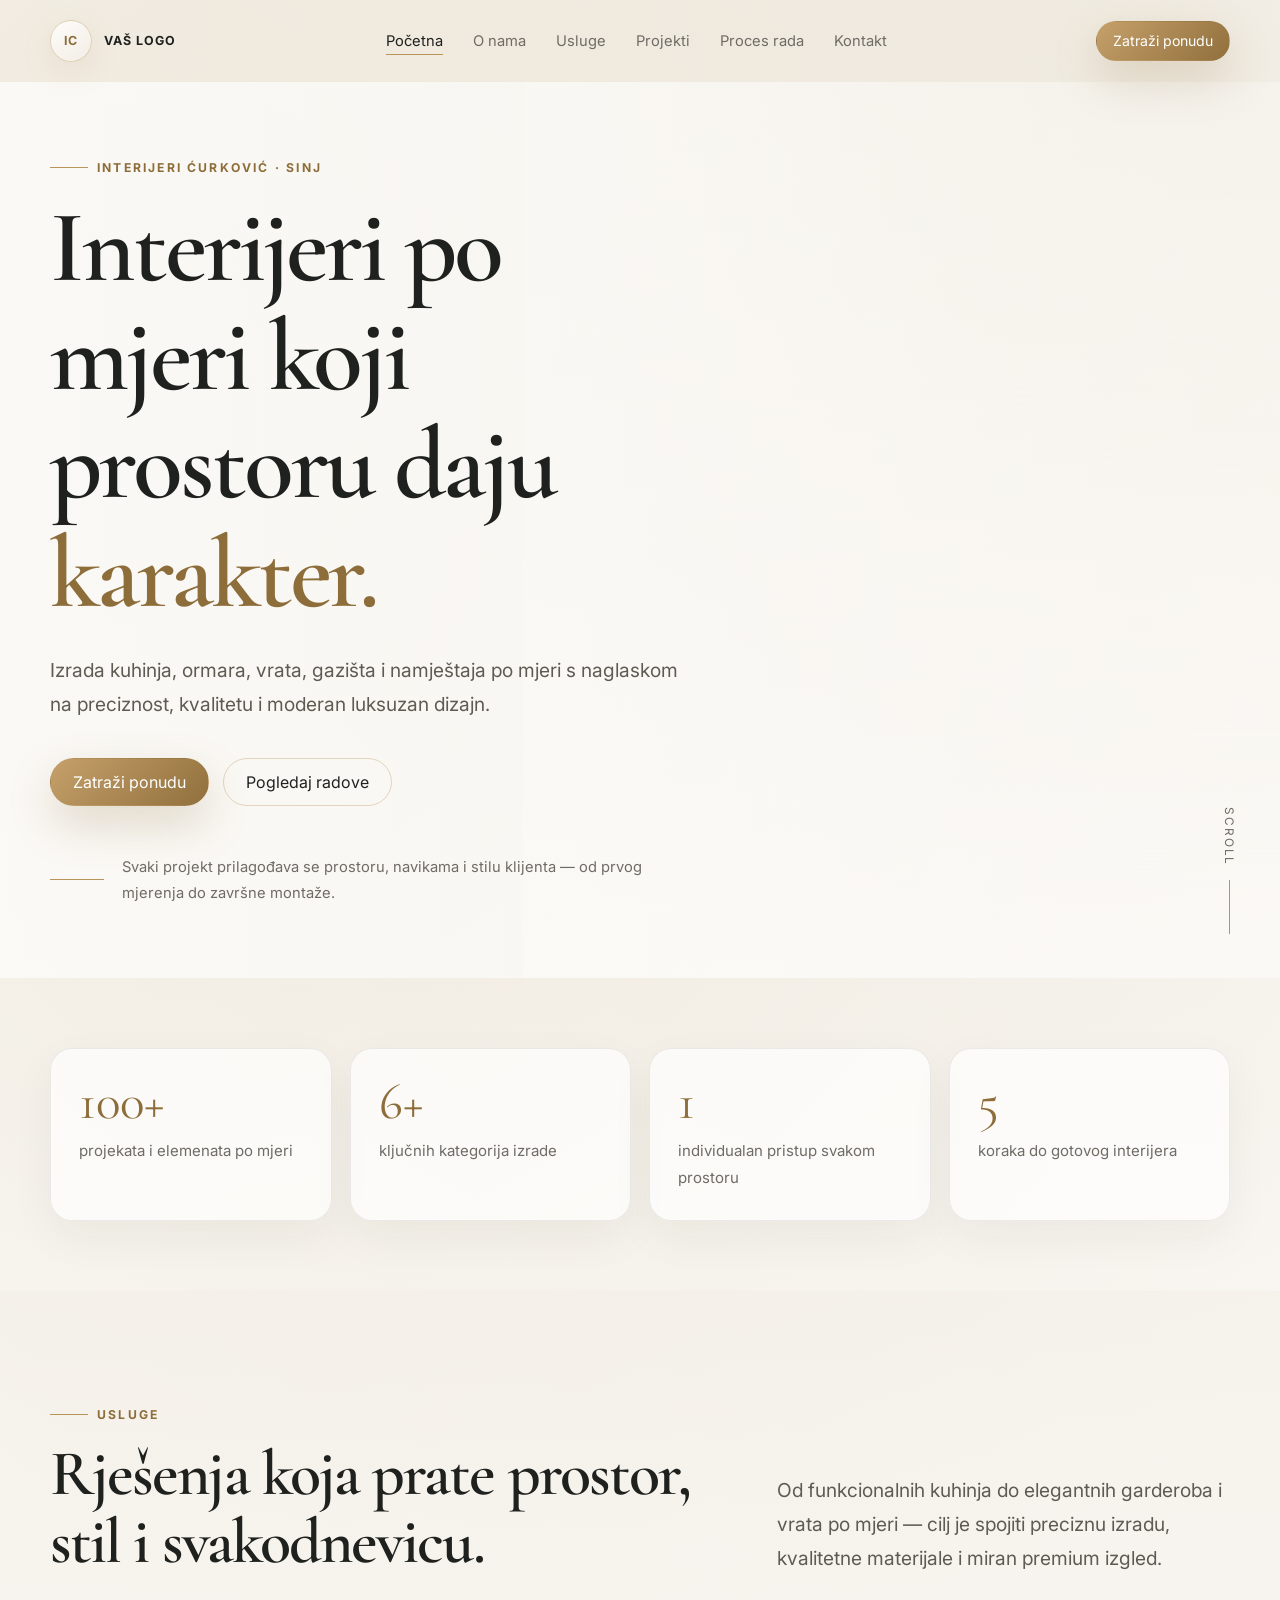
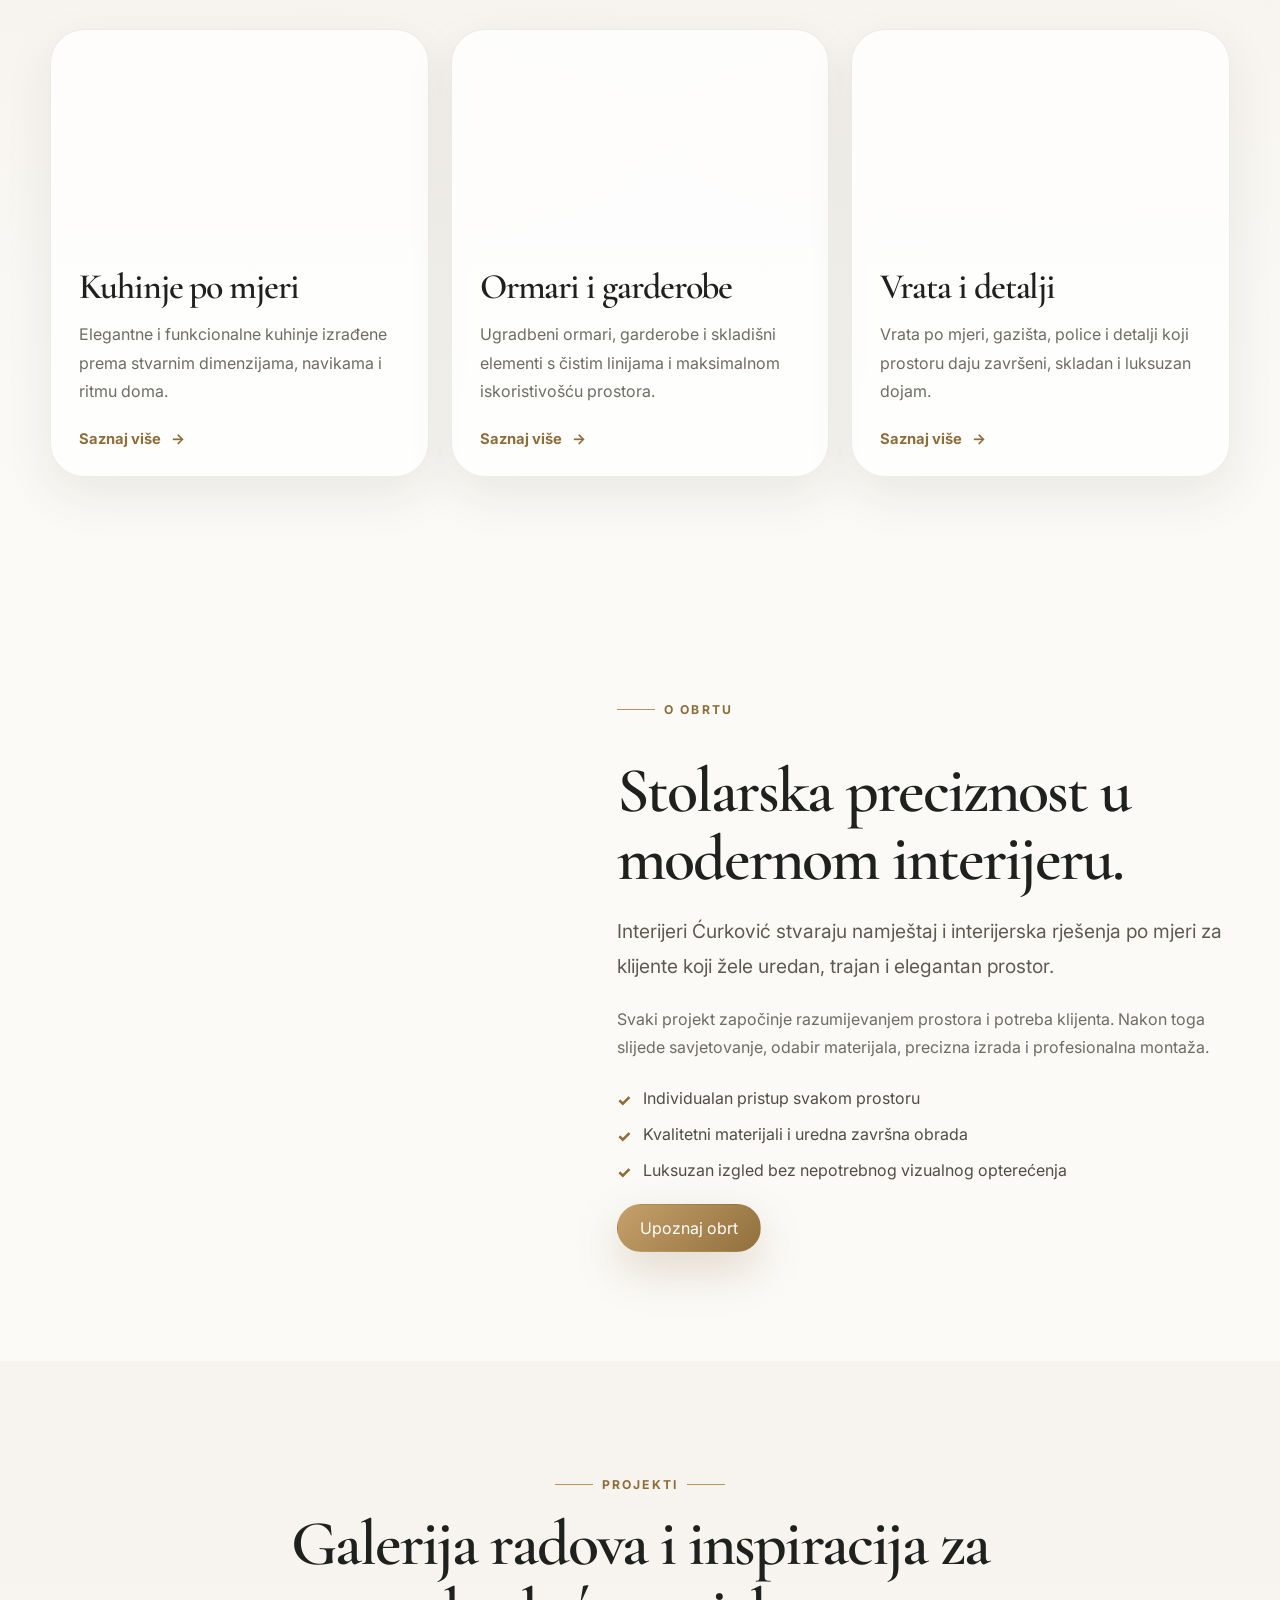
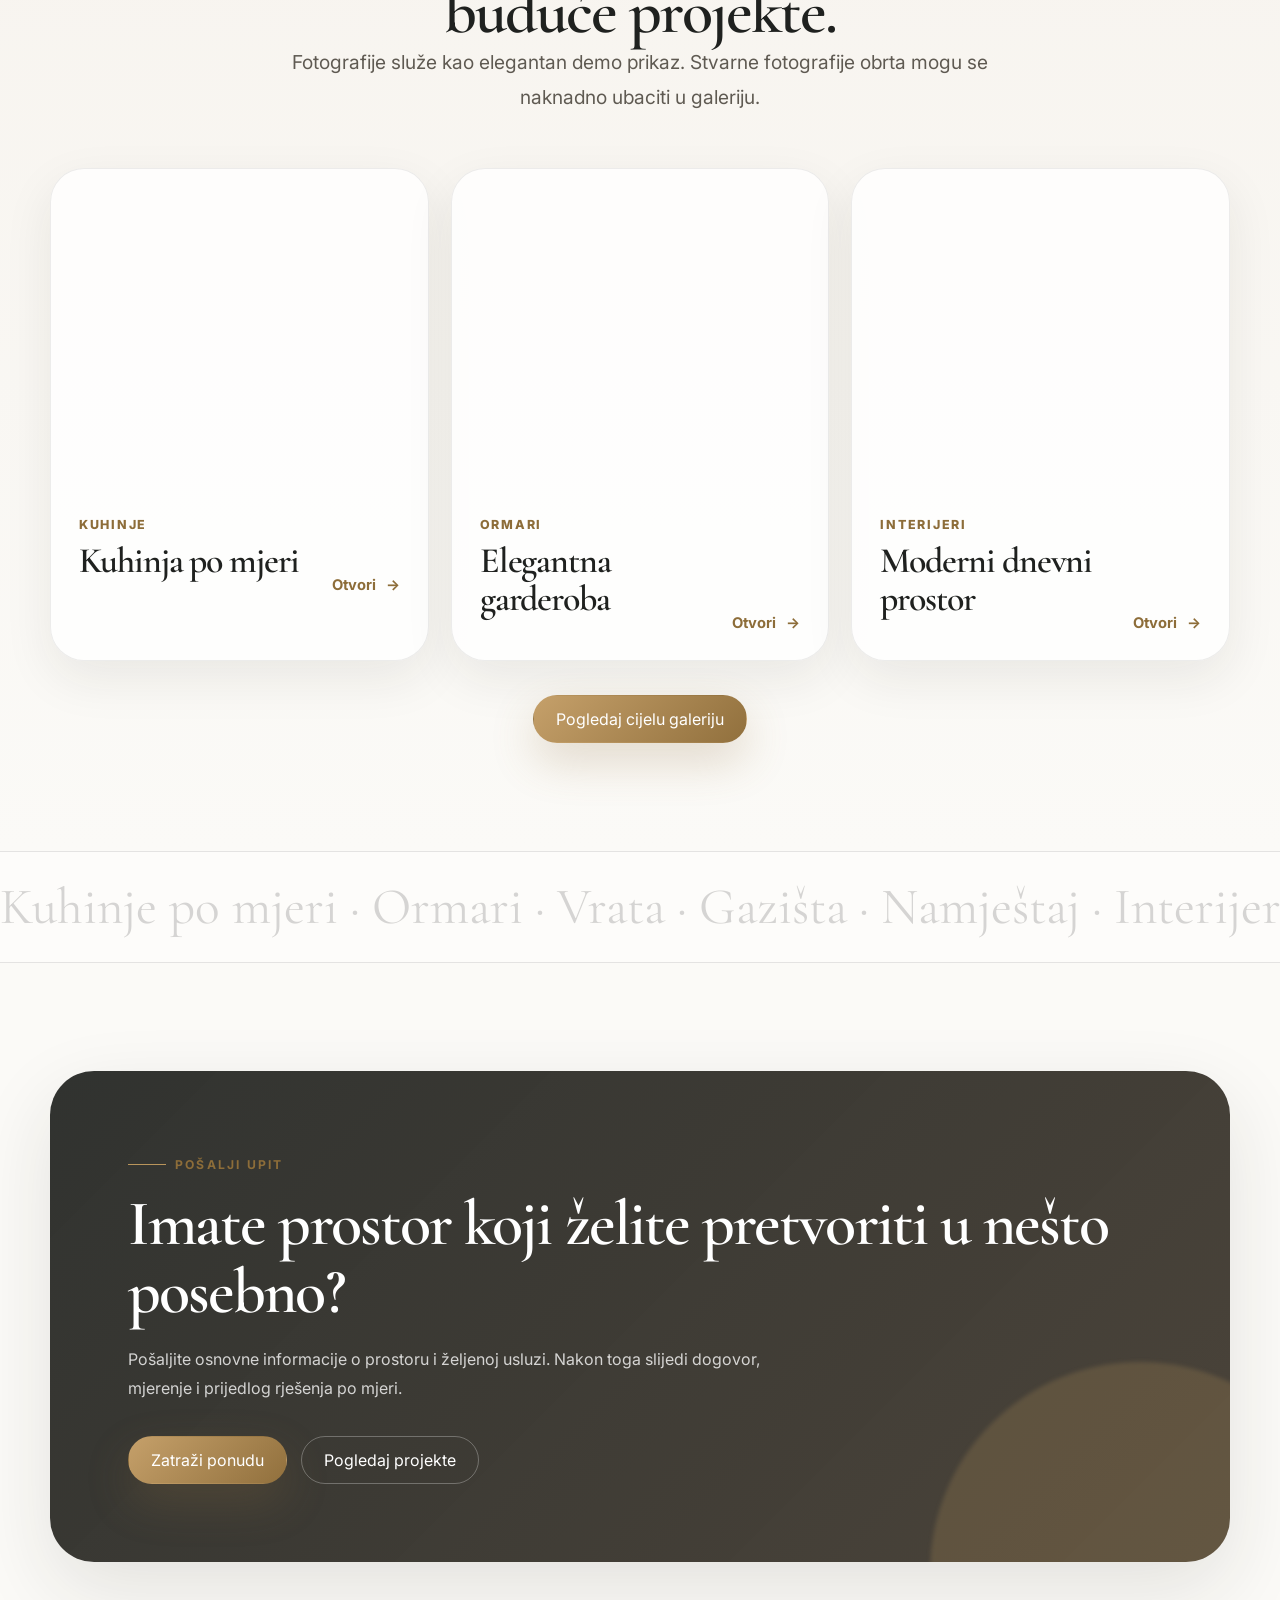
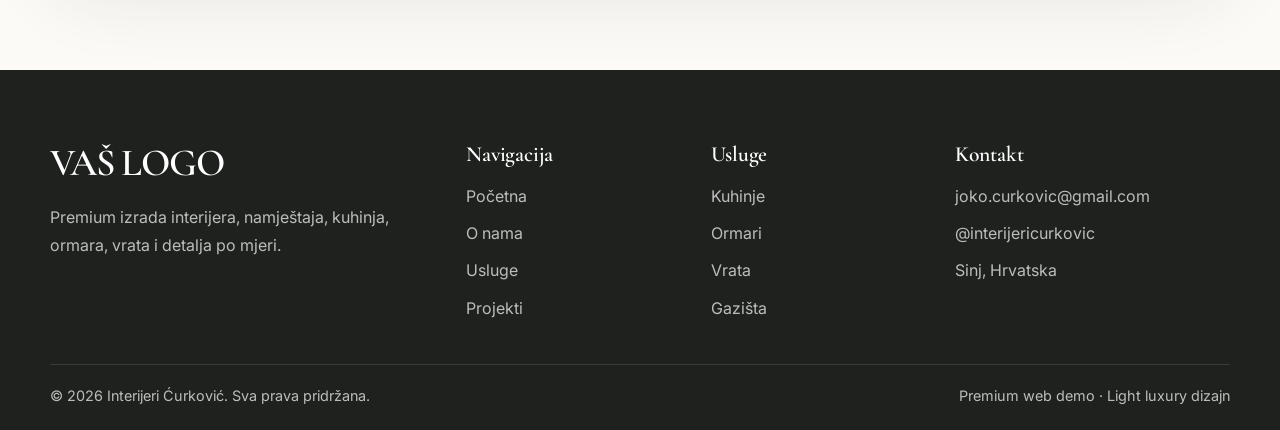
<file: index.html>
<!DOCTYPE html>
<html lang="hr">
<head>
  <meta charset="UTF-8" />
  <meta name="viewport" content="width=device-width, initial-scale=1.0" />
  <title>Interijeri Ćurković | Interijeri po mjeri</title>
  <meta name="description" content="Interijeri Ćurković - izrada kuhinja, ormara, vrata, gazišta i namještaja po mjeri. Sinj, Hrvatska." />
  <link rel="preconnect" href="https://fonts.googleapis.com">
  <link rel="preconnect" href="https://fonts.gstatic.com" crossorigin>
  <link href="https://fonts.googleapis.com/css2?family=Cormorant+Garamond:wght@500;600;700&family=Inter:wght@400;500;600;700;800&display=swap" rel="stylesheet">
  <link rel="stylesheet" href="styles.css" />
</head>
<body>
  <div class="preloader"><div class="preloader-mark"></div></div>

  <header class="navbar">
    <div class="nav-inner">
      <a href="index.html" class="logo" aria-label="Interijeri Ćurković početna">
        <span class="logo-mark">IC</span>
        <span>VAŠ LOGO</span>
      </a>
      <nav class="nav-links" aria-label="Glavna navigacija">
        <a href="index.html">Početna</a>
        <a href="o-nama.html">O nama</a>
        <a href="usluge.html">Usluge</a>
        <a href="projekti.html">Projekti</a>
        <a href="proces.html">Proces rada</a>
        <a href="kontakt.html">Kontakt</a>
      </nav>
      <div class="nav-cta">
        <a href="kontakt.html" class="btn small primary">Zatraži ponudu</a>
        <button class="menu-toggle" aria-label="Otvori izbornik">
          <span></span><span></span><span></span>
        </button>
      </div>
    </div>
  </header>

  <main>
    <section class="hero" style="--hero-img: url('https://images.unsplash.com/photo-1556912167-f556f1f39fdf?auto=format&fit=crop&w=1800&q=80');">
      <div class="hero-bg"></div>
      <div class="container hero-grid">
        <div class="hero-content reveal">
          <span class="eyebrow">Interijeri Ćurković · Sinj</span>
          <h1>Interijeri po mjeri koji prostoru daju <span>karakter.</span></h1>
          <p class="lead">Izrada kuhinja, ormara, vrata, gazišta i namještaja po mjeri s naglaskom na preciznost, kvalitetu i moderan luksuzan dizajn.</p>
          <div class="hero-actions">
            <a href="kontakt.html" class="btn primary">Zatraži ponudu</a>
            <a href="projekti.html" class="btn ghost">Pogledaj radove</a>
          </div>
          <div class="hero-note">
            <span class="line"></span>
            <p>Svaki projekt prilagođava se prostoru, navikama i stilu klijenta — od prvog mjerenja do završne montaže.</p>
          </div>
        </div>
      </div>
      <div class="scroll-indicator">Scroll</div>
    </section>

    <section class="section tight">
      <div class="container stats-grid">
        <div class="stat-card reveal"><div class="stat-number" data-count="100" data-suffix="+">0</div><p>projekata i elemenata po mjeri</p></div>
        <div class="stat-card reveal delay-1"><div class="stat-number" data-count="6" data-suffix="+">0</div><p>ključnih kategorija izrade</p></div>
        <div class="stat-card reveal delay-2"><div class="stat-number" data-count="1">0</div><p>individualan pristup svakom prostoru</p></div>
        <div class="stat-card reveal delay-3"><div class="stat-number" data-count="5">0</div><p>koraka do gotovog interijera</p></div>
      </div>
    </section>

    <section class="section alt">
      <div class="container">
        <div class="section-head">
          <div class="reveal">
            <span class="eyebrow">Usluge</span>
            <h2>Rješenja koja prate prostor, stil i svakodnevicu.</h2>
          </div>
          <p class="lead reveal delay-1">Od funkcionalnih kuhinja do elegantnih garderoba i vrata po mjeri — cilj je spojiti preciznu izradu, kvalitetne materijale i miran premium izgled.</p>
        </div>
        <div class="grid-3">
          <article class="service-card reveal" style="--img:url('https://images.unsplash.com/photo-1600489000022-c2086d79f9d4?auto=format&fit=crop&w=900&q=80')">
            <div class="service-img"></div>
            <div class="card-content"><h3>Kuhinje po mjeri</h3><p>Elegantne i funkcionalne kuhinje izrađene prema stvarnim dimenzijama, navikama i ritmu doma.</p><a class="card-link" href="usluge.html">Saznaj više</a></div>
          </article>
          <article class="service-card reveal delay-1" style="--img:url('https://images.unsplash.com/photo-1616594039964-ae9021a400a0?auto=format&fit=crop&w=900&q=80')">
            <div class="service-img"></div>
            <div class="card-content"><h3>Ormari i garderobe</h3><p>Ugradbeni ormari, garderobe i skladišni elementi s čistim linijama i maksimalnom iskoristivošću prostora.</p><a class="card-link" href="usluge.html">Saznaj više</a></div>
          </article>
          <article class="service-card reveal delay-2" style="--img:url('https://images.unsplash.com/photo-1600566753190-17f0baa2a6c3?auto=format&fit=crop&w=900&q=80')">
            <div class="service-img"></div>
            <div class="card-content"><h3>Vrata i detalji</h3><p>Vrata po mjeri, gazišta, police i detalji koji prostoru daju završeni, skladan i luksuzan dojam.</p><a class="card-link" href="usluge.html">Saznaj više</a></div>
          </article>
        </div>
      </div>
    </section>

    <section class="section">
      <div class="container split">
        <div class="split-media image-reveal" style="--img:url('https://images.unsplash.com/photo-1600607687939-ce8a6c25118c?auto=format&fit=crop&w=1100&q=80')">
          <div class="float-card">
            <strong>Preciznost u svakom detalju</strong>
            <p>Od mjerenja do montaže, svaki element je usklađen s prostorom.</p>
          </div>
        </div>
        <div class="text-stack reveal delay-1">
          <span class="eyebrow">O obrtu</span>
          <h2>Stolarska preciznost u modernom interijeru.</h2>
          <p class="lead">Interijeri Ćurković stvaraju namještaj i interijerska rješenja po mjeri za klijente koji žele uredan, trajan i elegantan prostor.</p>
          <p>Svaki projekt započinje razumijevanjem prostora i potreba klijenta. Nakon toga slijede savjetovanje, odabir materijala, precizna izrada i profesionalna montaža.</p>
          <div class="check-list">
            <div class="check-item">Individualan pristup svakom prostoru</div>
            <div class="check-item">Kvalitetni materijali i uredna završna obrada</div>
            <div class="check-item">Luksuzan izgled bez nepotrebnog vizualnog opterećenja</div>
          </div>
          <a href="o-nama.html" class="btn primary">Upoznaj obrt</a>
        </div>
      </div>
    </section>

    <section class="section alt">
      <div class="container">
        <div class="section-head center reveal">
          <span class="eyebrow">Projekti</span>
          <h2>Galerija radova i inspiracija za buduće projekte.</h2>
          <p class="lead">Fotografije služe kao elegantan demo prikaz. Stvarne fotografije obrta mogu se naknadno ubaciti u galeriju.</p>
        </div>
        <div class="grid-3">
          <article class="project-card reveal" data-lightbox data-image="https://images.unsplash.com/photo-1556912172-45b7abe8b7e1?auto=format&fit=crop&w=1400&q=80" data-title="Kuhinja po mjeri" data-label="Kuhinje">
            <div class="project-img" style="--img:url('https://images.unsplash.com/photo-1556912172-45b7abe8b7e1?auto=format&fit=crop&w=900&q=80')"></div>
            <div class="card-content"><div><span class="project-meta">Kuhinje</span><h3>Kuhinja po mjeri</h3></div><a class="card-link">Otvori</a></div>
          </article>
          <article class="project-card reveal delay-1" data-lightbox data-image="https://images.unsplash.com/photo-1600585152220-90363fe7e115?auto=format&fit=crop&w=1400&q=80" data-title="Elegantna garderoba" data-label="Ormari">
            <div class="project-img" style="--img:url('https://images.unsplash.com/photo-1600585152220-90363fe7e115?auto=format&fit=crop&w=900&q=80')"></div>
            <div class="card-content"><div><span class="project-meta">Ormari</span><h3>Elegantna garderoba</h3></div><a class="card-link">Otvori</a></div>
          </article>
          <article class="project-card reveal delay-2" data-lightbox data-image="https://images.unsplash.com/photo-1600607687920-4e2a09cf159d?auto=format&fit=crop&w=1400&q=80" data-title="Moderni dnevni prostor" data-label="Interijeri">
            <div class="project-img" style="--img:url('https://images.unsplash.com/photo-1600607687920-4e2a09cf159d?auto=format&fit=crop&w=900&q=80')"></div>
            <div class="card-content"><div><span class="project-meta">Interijeri</span><h3>Moderni dnevni prostor</h3></div><a class="card-link">Otvori</a></div>
          </article>
        </div>
        <div style="text-align:center;margin-top:34px" class="reveal"><a href="projekti.html" class="btn primary">Pogledaj cijelu galeriju</a></div>
      </div>
    </section>

    <section class="marquee" aria-hidden="true">
      <div class="marquee-track">
        <span>Kuhinje po mjeri · Ormari · Vrata · Gazišta · Namještaj · Interijeri ·</span>
        <span>Kuhinje po mjeri · Ormari · Vrata · Gazišta · Namještaj · Interijeri ·</span>
      </div>
    </section>

    <section class="section">
      <div class="container">
        <div class="cta-band reveal">
          <span class="eyebrow">Pošalji upit</span>
          <h2>Imate prostor koji želite pretvoriti u nešto posebno?</h2>
          <p>Pošaljite osnovne informacije o prostoru i željenoj usluzi. Nakon toga slijedi dogovor, mjerenje i prijedlog rješenja po mjeri.</p>
          <div class="cta-actions">
            <a href="kontakt.html" class="btn primary">Zatraži ponudu</a>
            <a href="projekti.html" class="btn ghost">Pogledaj projekte</a>
          </div>
        </div>
      </div>
    </section>
  </main>

  <footer class="footer">
    <div class="container">
      <div class="footer-grid">
        <div><h3>VAŠ LOGO</h3><p>Premium izrada interijera, namještaja, kuhinja, ormara, vrata i detalja po mjeri.</p></div>
        <div><h4>Navigacija</h4><div class="footer-links"><a href="index.html">Početna</a><a href="o-nama.html">O nama</a><a href="usluge.html">Usluge</a><a href="projekti.html">Projekti</a></div></div>
        <div><h4>Usluge</h4><div class="footer-links"><a href="usluge.html">Kuhinje</a><a href="usluge.html">Ormari</a><a href="usluge.html">Vrata</a><a href="usluge.html">Gazišta</a></div></div>
        <div><h4>Kontakt</h4><div class="footer-links"><a href="mailto:joko.curkovic@gmail.com">joko.curkovic@gmail.com</a><a href="https://www.instagram.com/interijericurkovic/" target="_blank" rel="noreferrer">@interijericurkovic</a><span>Sinj, Hrvatska</span></div></div>
      </div>
      <div class="footer-bottom"><span>© 2026 Interijeri Ćurković. Sva prava pridržana.</span><span>Premium web demo · Light luxury dizajn</span></div>
    </div>
  </footer>

  <div class="lightbox" aria-label="Pregled fotografije">
    <div class="lightbox-content">
      <div class="lightbox-img"></div>
      <div class="lightbox-info"><div><span class="project-meta lightbox-category">Projekt</span><h3 class="lightbox-title">Naziv projekta</h3></div><button class="lightbox-close" aria-label="Zatvori">×</button></div>
    </div>
  </div>

  <script src="script.js"></script>
</body>
</html>
</file>
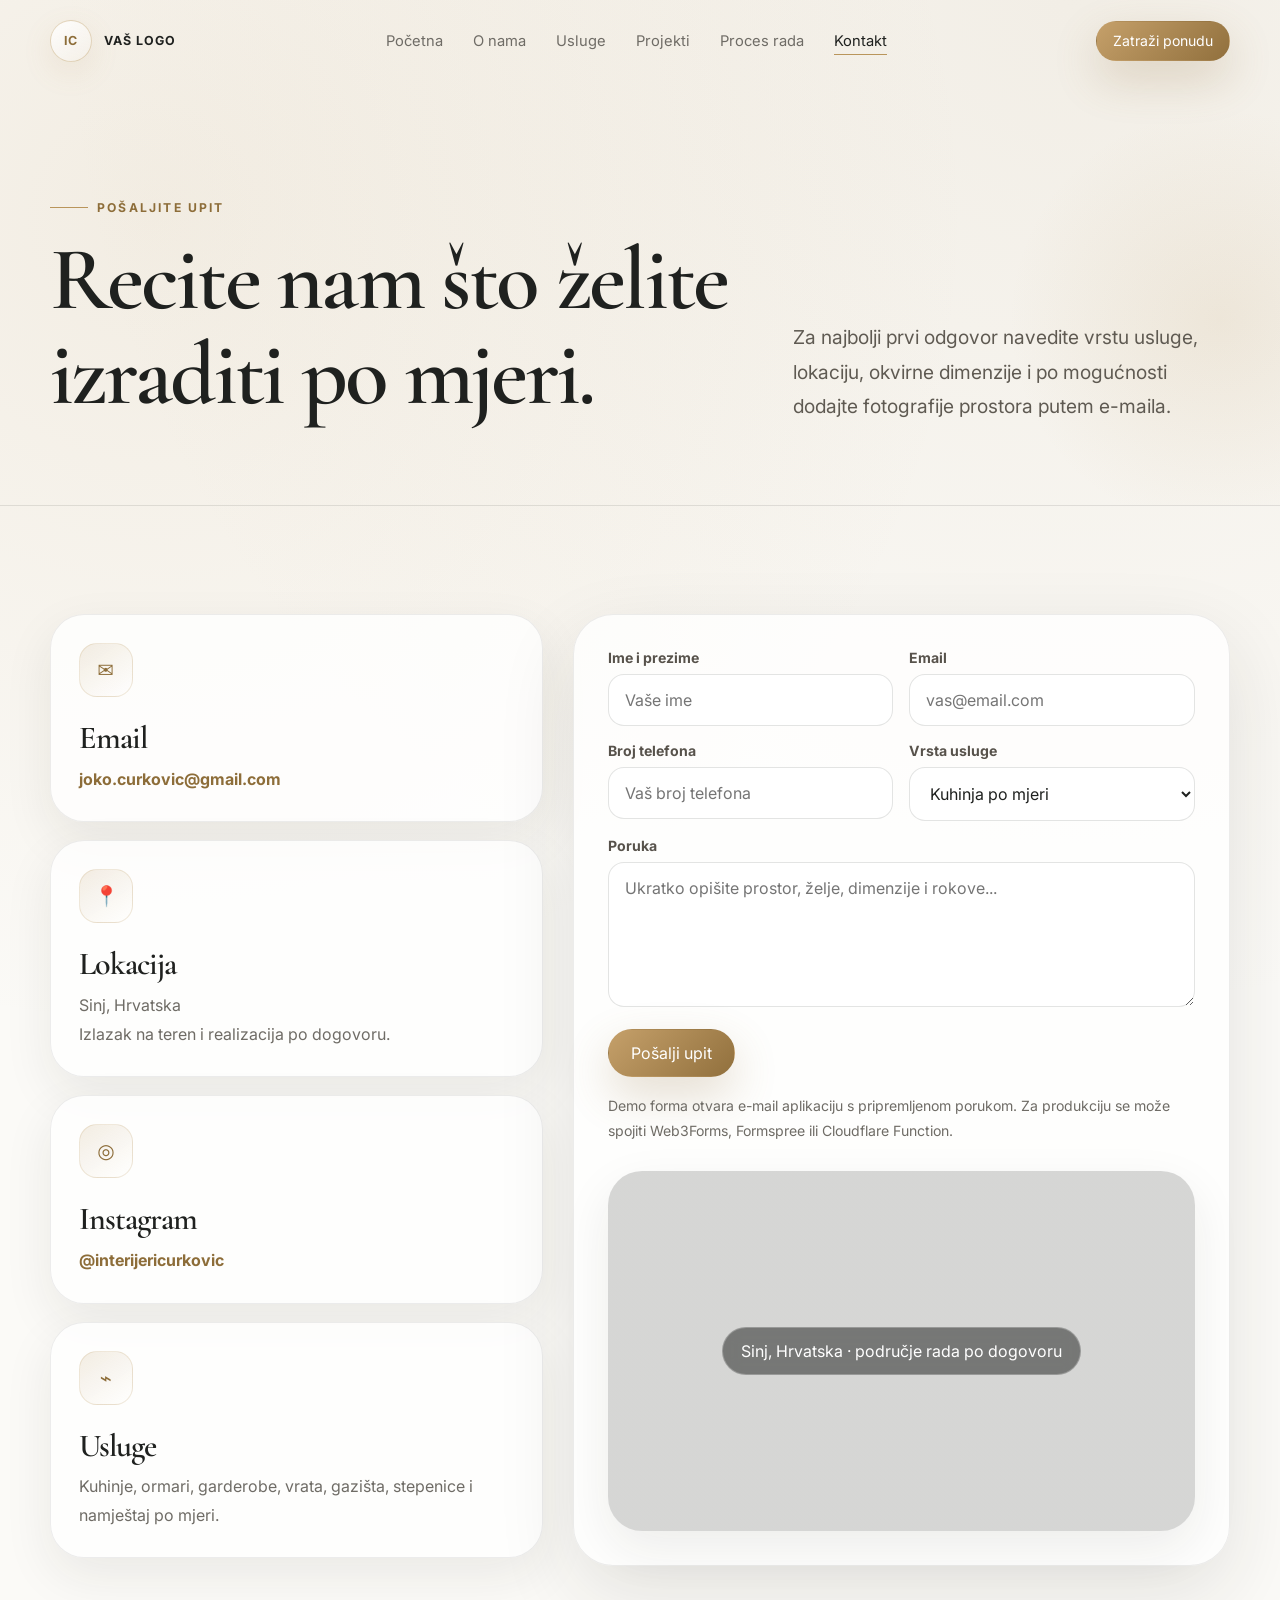
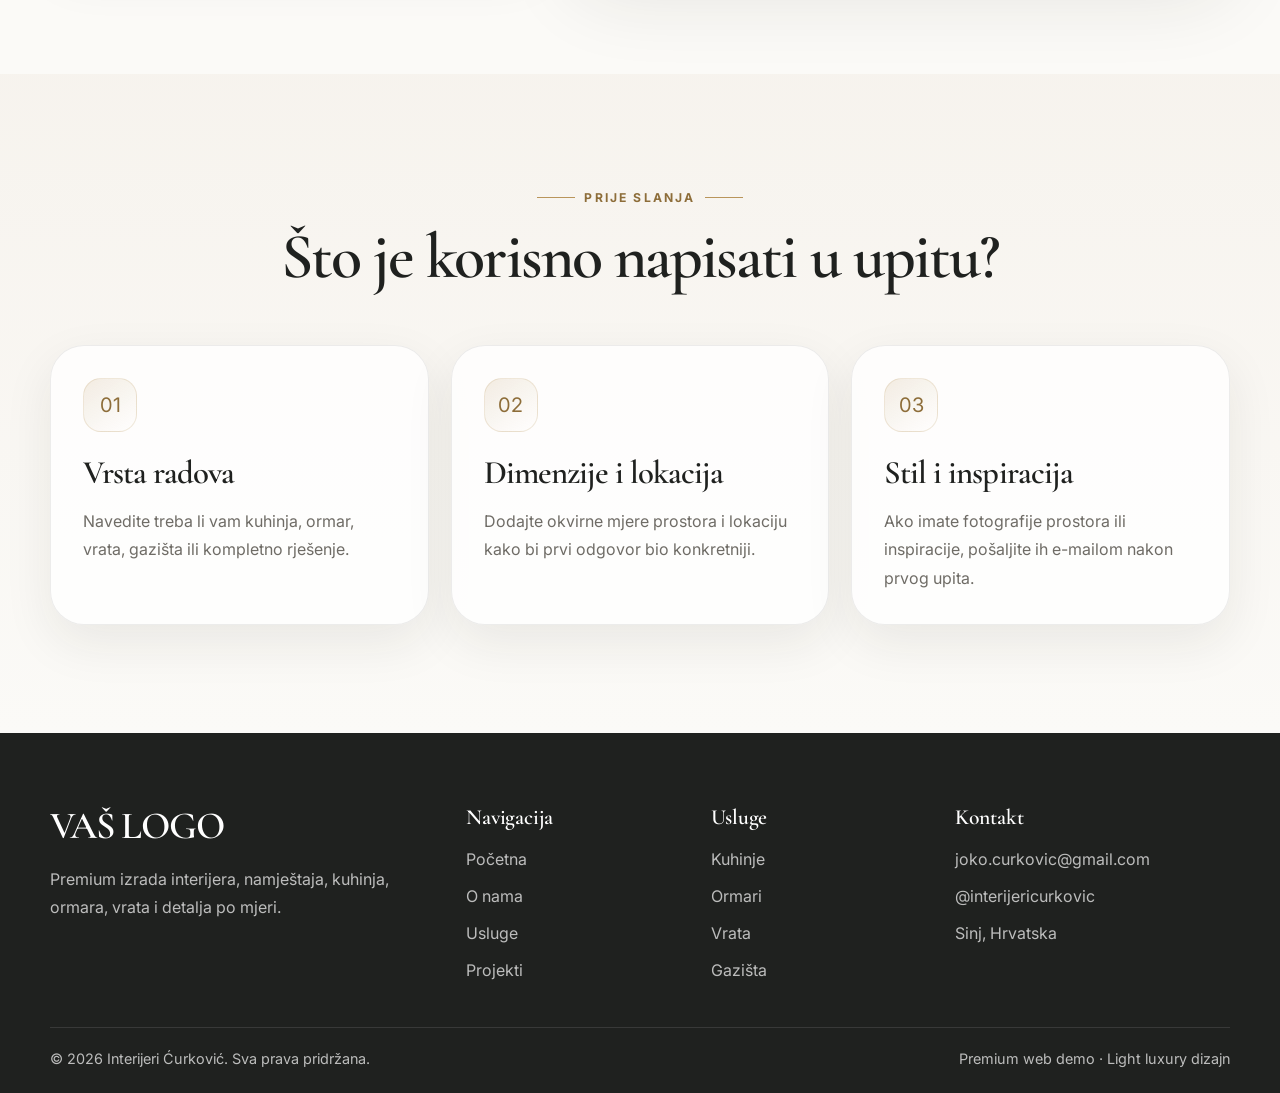
<file: kontakt.html>
<!DOCTYPE html>
<html lang="hr">
<head>
  <meta charset="UTF-8" />
  <meta name="viewport" content="width=device-width, initial-scale=1.0" />
  <title>Kontakt | Interijeri Ćurković</title>
  <meta name="description" content="Kontaktirajte Interijeri Ćurković za kuhinje, ormare, vrata, gazišta i namještaj po mjeri." />
  <link rel="preconnect" href="https://fonts.googleapis.com">
  <link rel="preconnect" href="https://fonts.gstatic.com" crossorigin>
  <link href="https://fonts.googleapis.com/css2?family=Cormorant+Garamond:wght@500;600;700&family=Inter:wght@400;500;600;700;800&display=swap" rel="stylesheet">
  <link rel="stylesheet" href="styles.css" />
</head>
<body>
  <div class="preloader"><div class="preloader-mark"></div></div>
  <header class="navbar"><div class="nav-inner"><a href="index.html" class="logo"><span class="logo-mark">IC</span><span>VAŠ LOGO</span></a><nav class="nav-links"><a href="index.html">Početna</a><a href="o-nama.html">O nama</a><a href="usluge.html">Usluge</a><a href="projekti.html">Projekti</a><a href="proces.html">Proces rada</a><a href="kontakt.html">Kontakt</a></nav><div class="nav-cta"><a href="kontakt.html" class="btn small primary">Zatraži ponudu</a><button class="menu-toggle" aria-label="Otvori izbornik"><span></span><span></span><span></span></button></div></div></header>

  <main>
    <section class="page-hero">
      <div class="container page-hero-grid">
        <div class="reveal">
          <span class="eyebrow">Pošaljite upit</span>
          <h1>Recite nam što želite izraditi po mjeri.</h1>
        </div>
        <p class="lead reveal delay-1">Za najbolji prvi odgovor navedite vrstu usluge, lokaciju, okvirne dimenzije i po mogućnosti dodajte fotografije prostora putem e-maila.</p>
      </div>
    </section>

    <section class="section">
      <div class="container contact-layout">
        <aside class="contact-stack reveal">
          <div class="contact-card"><div class="icon-chip">✉</div><h3>Email</h3><p><a href="mailto:joko.curkovic@gmail.com">joko.curkovic@gmail.com</a></p></div>
          <div class="contact-card"><div class="icon-chip">📍</div><h3>Lokacija</h3><p>Sinj, Hrvatska<br>Izlazak na teren i realizacija po dogovoru.</p></div>
          <div class="contact-card"><div class="icon-chip">◎</div><h3>Instagram</h3><p><a href="https://www.instagram.com/interijericurkovic/" target="_blank" rel="noreferrer">@interijericurkovic</a></p></div>
          <div class="contact-card"><div class="icon-chip">⌁</div><h3>Usluge</h3><p>Kuhinje, ormari, garderobe, vrata, gazišta, stepenice i namještaj po mjeri.</p></div>
        </aside>

        <div class="form-panel reveal delay-1">
          <form class="inquiry-form">
            <div class="form-grid">
              <div class="form-field"><label for="name">Ime i prezime</label><input id="name" name="name" type="text" placeholder="Vaše ime" required></div>
              <div class="form-field"><label for="email">Email</label><input id="email" name="email" type="email" placeholder="vas@email.com" required></div>
              <div class="form-field"><label for="phone">Broj telefona</label><input id="phone" name="phone" type="tel" placeholder="Vaš broj telefona"></div>
              <div class="form-field"><label for="service">Vrsta usluge</label><select id="service" name="service"><option value="Kuhinja po mjeri">Kuhinja po mjeri</option><option value="Ugradbeni ormar / garderoba">Ugradbeni ormar / garderoba</option><option value="Vrata po mjeri">Vrata po mjeri</option><option value="Gazišta / stepenice">Gazišta / stepenice</option><option value="Namještaj po mjeri">Namještaj po mjeri</option><option value="Kompletno interijersko rješenje">Kompletno interijersko rješenje</option></select></div>
              <div class="form-field full"><label for="message">Poruka</label><textarea id="message" name="message" placeholder="Ukratko opišite prostor, želje, dimenzije i rokove..." required></textarea></div>
            </div>
            <button class="btn primary" type="submit" style="margin-top:18px">Pošalji upit</button>
            <p class="form-note">Demo forma otvara e-mail aplikaciju s pripremljenom porukom. Za produkciju se može spojiti Web3Forms, Formspree ili Cloudflare Function.</p>
            <p class="form-message">Hvala! Otvara se e-mail aplikacija s pripremljenim upitom.</p>
          </form>
          <div class="map-placeholder"><span>Sinj, Hrvatska · područje rada po dogovoru</span></div>
        </div>
      </div>
    </section>

    <section class="section alt">
      <div class="container">
        <div class="section-head center reveal"><span class="eyebrow">Prije slanja</span><h2>Što je korisno napisati u upitu?</h2></div>
        <div class="grid-3">
          <article class="value-card reveal"><div class="icon-chip">01</div><h3>Vrsta radova</h3><p>Navedite treba li vam kuhinja, ormar, vrata, gazišta ili kompletno rješenje.</p></article>
          <article class="value-card reveal delay-1"><div class="icon-chip">02</div><h3>Dimenzije i lokacija</h3><p>Dodajte okvirne mjere prostora i lokaciju kako bi prvi odgovor bio konkretniji.</p></article>
          <article class="value-card reveal delay-2"><div class="icon-chip">03</div><h3>Stil i inspiracija</h3><p>Ako imate fotografije prostora ili inspiracije, pošaljite ih e-mailom nakon prvog upita.</p></article>
        </div>
      </div>
    </section>
  </main>

  <footer class="footer"><div class="container"><div class="footer-grid"><div><h3>VAŠ LOGO</h3><p>Premium izrada interijera, namještaja, kuhinja, ormara, vrata i detalja po mjeri.</p></div><div><h4>Navigacija</h4><div class="footer-links"><a href="index.html">Početna</a><a href="o-nama.html">O nama</a><a href="usluge.html">Usluge</a><a href="projekti.html">Projekti</a></div></div><div><h4>Usluge</h4><div class="footer-links"><a href="usluge.html">Kuhinje</a><a href="usluge.html">Ormari</a><a href="usluge.html">Vrata</a><a href="usluge.html">Gazišta</a></div></div><div><h4>Kontakt</h4><div class="footer-links"><a href="mailto:joko.curkovic@gmail.com">joko.curkovic@gmail.com</a><a href="https://www.instagram.com/interijericurkovic/" target="_blank" rel="noreferrer">@interijericurkovic</a><span>Sinj, Hrvatska</span></div></div></div><div class="footer-bottom"><span>© 2026 Interijeri Ćurković. Sva prava pridržana.</span><span>Premium web demo · Light luxury dizajn</span></div></div></footer>
  <script src="script.js"></script>
</body>
</html>
</file>
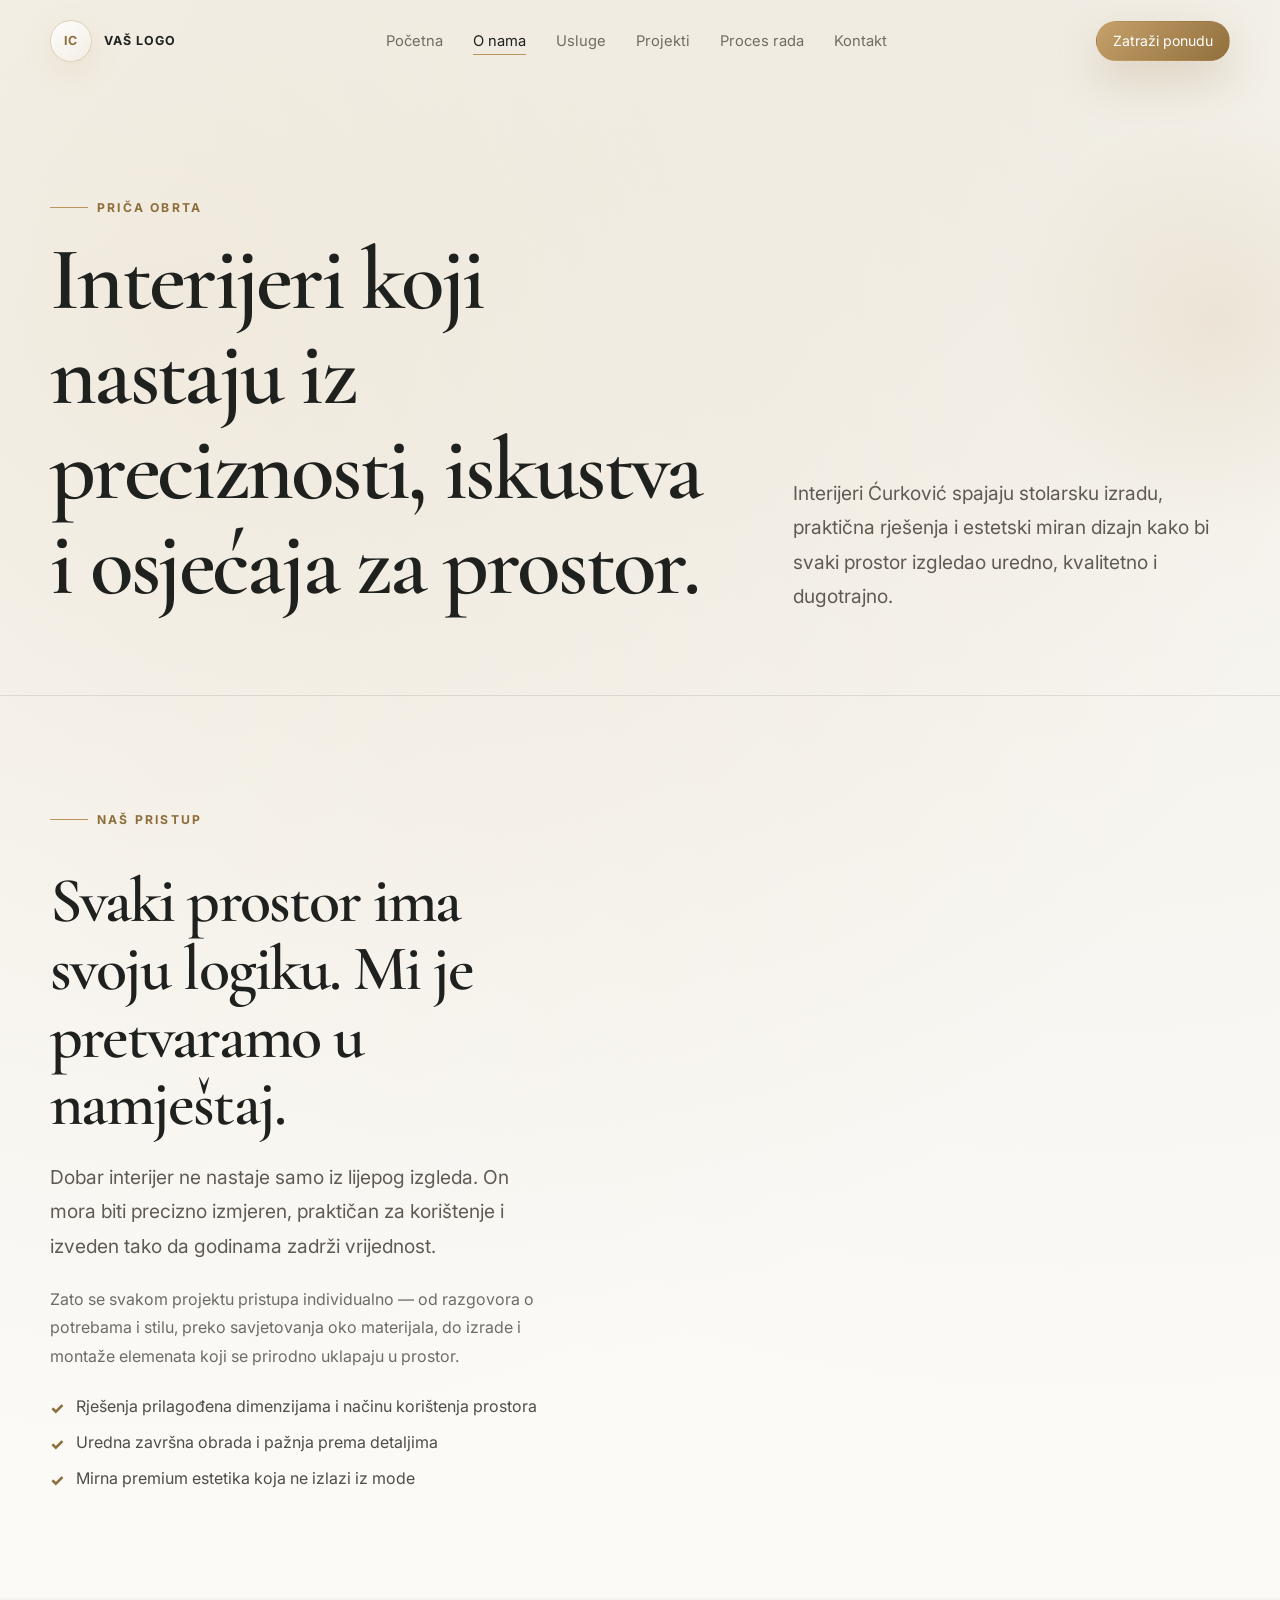
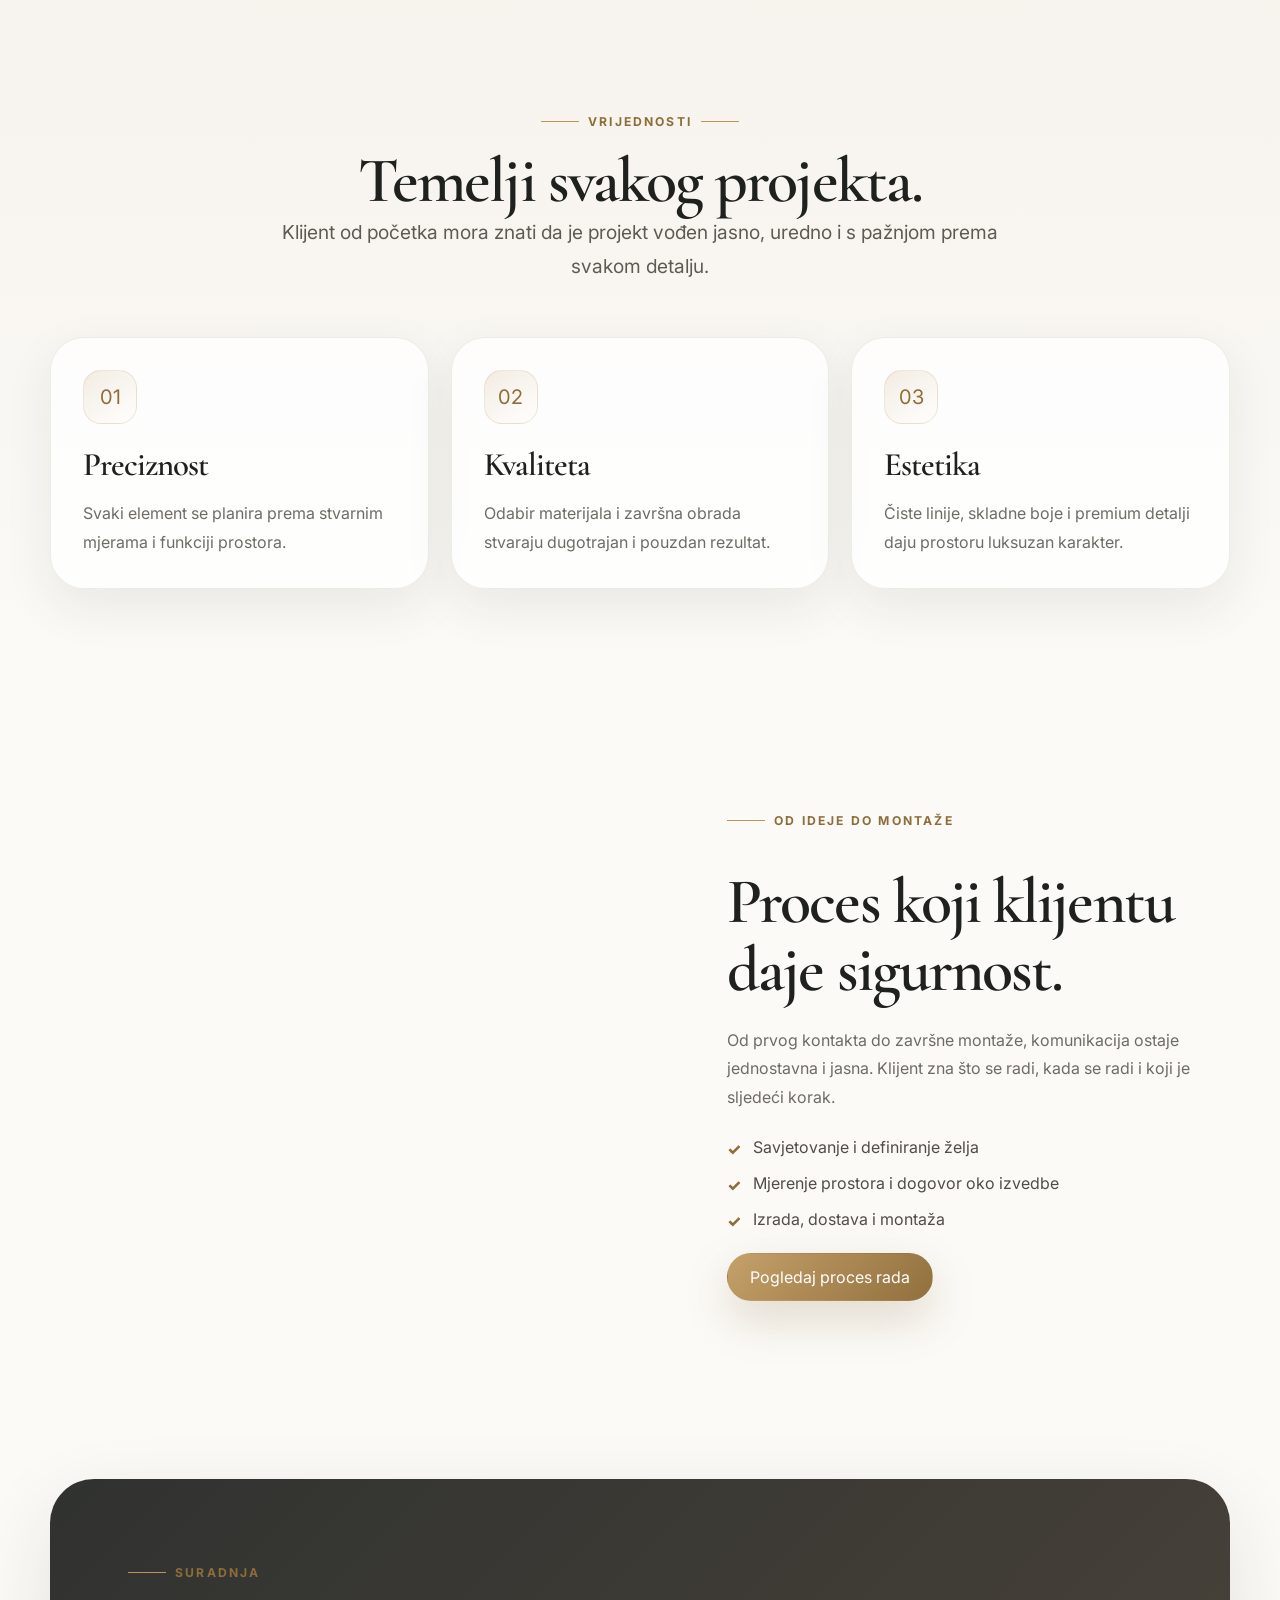
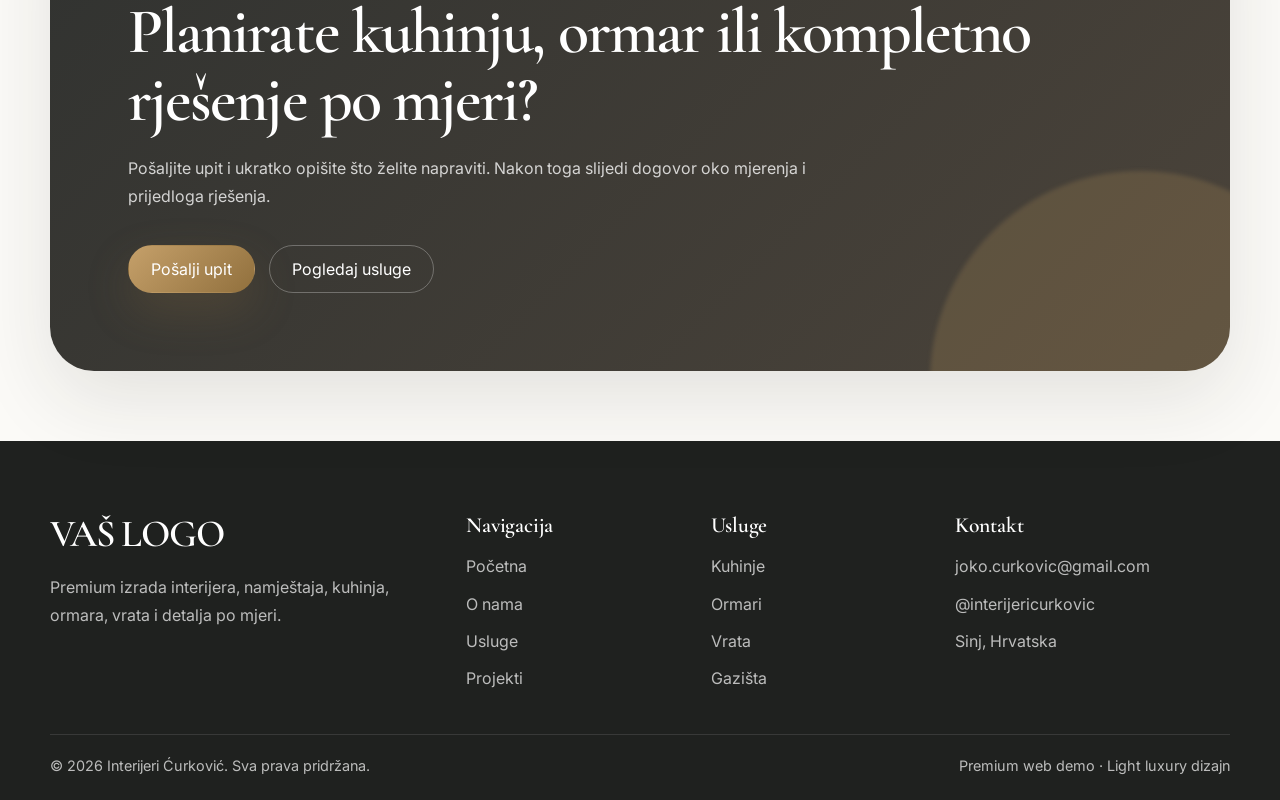
<file: o-nama.html>
<!DOCTYPE html>
<html lang="hr">
<head>
  <meta charset="UTF-8" />
  <meta name="viewport" content="width=device-width, initial-scale=1.0" />
  <title>O nama | Interijeri Ćurković</title>
  <meta name="description" content="O obrtu Interijeri Ćurković - izrada interijera i namještaja po mjeri." />
  <link rel="preconnect" href="https://fonts.googleapis.com">
  <link rel="preconnect" href="https://fonts.gstatic.com" crossorigin>
  <link href="https://fonts.googleapis.com/css2?family=Cormorant+Garamond:wght@500;600;700&family=Inter:wght@400;500;600;700;800&display=swap" rel="stylesheet">
  <link rel="stylesheet" href="styles.css" />
</head>
<body>
  <div class="preloader"><div class="preloader-mark"></div></div>
  <header class="navbar"><div class="nav-inner"><a href="index.html" class="logo"><span class="logo-mark">IC</span><span>VAŠ LOGO</span></a><nav class="nav-links"><a href="index.html">Početna</a><a href="o-nama.html">O nama</a><a href="usluge.html">Usluge</a><a href="projekti.html">Projekti</a><a href="proces.html">Proces rada</a><a href="kontakt.html">Kontakt</a></nav><div class="nav-cta"><a href="kontakt.html" class="btn small primary">Zatraži ponudu</a><button class="menu-toggle" aria-label="Otvori izbornik"><span></span><span></span><span></span></button></div></div></header>

  <main>
    <section class="page-hero">
      <div class="container page-hero-grid">
        <div class="reveal">
          <span class="eyebrow">Priča obrta</span>
          <h1>Interijeri koji nastaju iz preciznosti, iskustva i osjećaja za prostor.</h1>
        </div>
        <p class="lead reveal delay-1">Interijeri Ćurković spajaju stolarsku izradu, praktična rješenja i estetski miran dizajn kako bi svaki prostor izgledao uredno, kvalitetno i dugotrajno.</p>
      </div>
    </section>

    <section class="section">
      <div class="container split">
        <div class="text-stack reveal">
          <span class="eyebrow">Naš pristup</span>
          <h2>Svaki prostor ima svoju logiku. Mi je pretvaramo u namještaj.</h2>
          <p class="lead">Dobar interijer ne nastaje samo iz lijepog izgleda. On mora biti precizno izmjeren, praktičan za korištenje i izveden tako da godinama zadrži vrijednost.</p>
          <p>Zato se svakom projektu pristupa individualno — od razgovora o potrebama i stilu, preko savjetovanja oko materijala, do izrade i montaže elemenata koji se prirodno uklapaju u prostor.</p>
          <div class="check-list">
            <div class="check-item">Rješenja prilagođena dimenzijama i načinu korištenja prostora</div>
            <div class="check-item">Uredna završna obrada i pažnja prema detaljima</div>
            <div class="check-item">Mirna premium estetika koja ne izlazi iz mode</div>
          </div>
        </div>
        <div class="split-media image-reveal" style="--img:url('https://images.unsplash.com/photo-1600566752355-35792bedcfea?auto=format&fit=crop&w=1200&q=80')">
          <div class="float-card"><strong>Po mjeri</strong><p>Izrada koja prati prostor, materijale i željeni stil.</p></div>
        </div>
      </div>
    </section>

    <section class="section alt">
      <div class="container">
        <div class="section-head center reveal">
          <span class="eyebrow">Vrijednosti</span>
          <h2>Temelji svakog projekta.</h2>
          <p class="lead">Klijent od početka mora znati da je projekt vođen jasno, uredno i s pažnjom prema svakom detalju.</p>
        </div>
        <div class="grid-3">
          <article class="value-card reveal"><div class="icon-chip">01</div><h3>Preciznost</h3><p>Svaki element se planira prema stvarnim mjerama i funkciji prostora.</p></article>
          <article class="value-card reveal delay-1"><div class="icon-chip">02</div><h3>Kvaliteta</h3><p>Odabir materijala i završna obrada stvaraju dugotrajan i pouzdan rezultat.</p></article>
          <article class="value-card reveal delay-2"><div class="icon-chip">03</div><h3>Estetika</h3><p>Čiste linije, skladne boje i premium detalji daju prostoru luksuzan karakter.</p></article>
        </div>
      </div>
    </section>

    <section class="section">
      <div class="container split reverse">
        <div class="split-media small image-reveal" style="--img:url('https://images.unsplash.com/photo-1600210492486-724fe5c67fb0?auto=format&fit=crop&w=1200&q=80')"></div>
        <div class="text-stack reveal delay-1">
          <span class="eyebrow">Od ideje do montaže</span>
          <h2>Proces koji klijentu daje sigurnost.</h2>
          <p>Od prvog kontakta do završne montaže, komunikacija ostaje jednostavna i jasna. Klijent zna što se radi, kada se radi i koji je sljedeći korak.</p>
          <div class="check-list">
            <div class="check-item">Savjetovanje i definiranje želja</div>
            <div class="check-item">Mjerenje prostora i dogovor oko izvedbe</div>
            <div class="check-item">Izrada, dostava i montaža</div>
          </div>
          <a href="proces.html" class="btn primary">Pogledaj proces rada</a>
        </div>
      </div>
    </section>

    <section class="section tight"><div class="container"><div class="cta-band reveal"><span class="eyebrow">Suradnja</span><h2>Planirate kuhinju, ormar ili kompletno rješenje po mjeri?</h2><p>Pošaljite upit i ukratko opišite što želite napraviti. Nakon toga slijedi dogovor oko mjerenja i prijedloga rješenja.</p><div class="cta-actions"><a href="kontakt.html" class="btn primary">Pošalji upit</a><a href="usluge.html" class="btn ghost">Pogledaj usluge</a></div></div></div></section>
  </main>

  <footer class="footer"><div class="container"><div class="footer-grid"><div><h3>VAŠ LOGO</h3><p>Premium izrada interijera, namještaja, kuhinja, ormara, vrata i detalja po mjeri.</p></div><div><h4>Navigacija</h4><div class="footer-links"><a href="index.html">Početna</a><a href="o-nama.html">O nama</a><a href="usluge.html">Usluge</a><a href="projekti.html">Projekti</a></div></div><div><h4>Usluge</h4><div class="footer-links"><a href="usluge.html">Kuhinje</a><a href="usluge.html">Ormari</a><a href="usluge.html">Vrata</a><a href="usluge.html">Gazišta</a></div></div><div><h4>Kontakt</h4><div class="footer-links"><a href="mailto:joko.curkovic@gmail.com">joko.curkovic@gmail.com</a><a href="https://www.instagram.com/interijericurkovic/" target="_blank" rel="noreferrer">@interijericurkovic</a><span>Sinj, Hrvatska</span></div></div></div><div class="footer-bottom"><span>© 2026 Interijeri Ćurković. Sva prava pridržana.</span><span>Premium web demo · Light luxury dizajn</span></div></div></footer>
  <script src="script.js"></script>
</body>
</html>
</file>
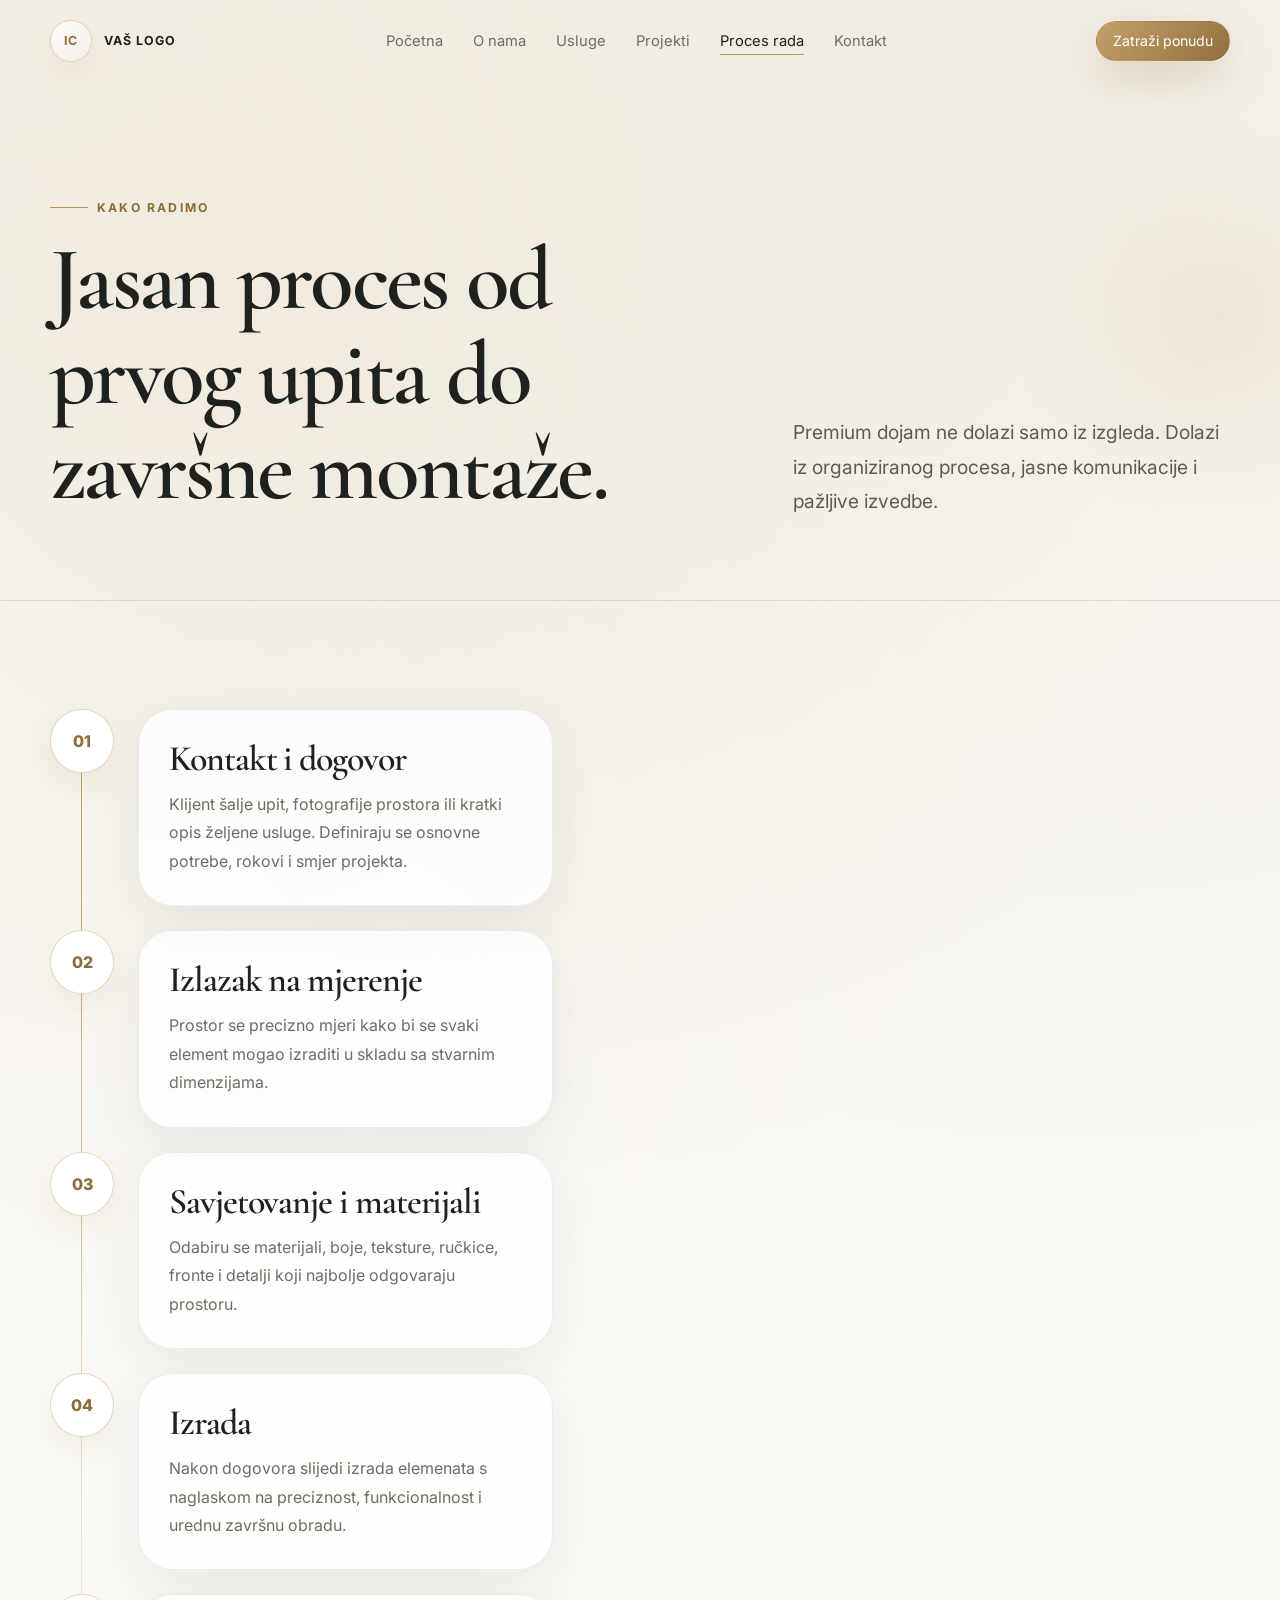
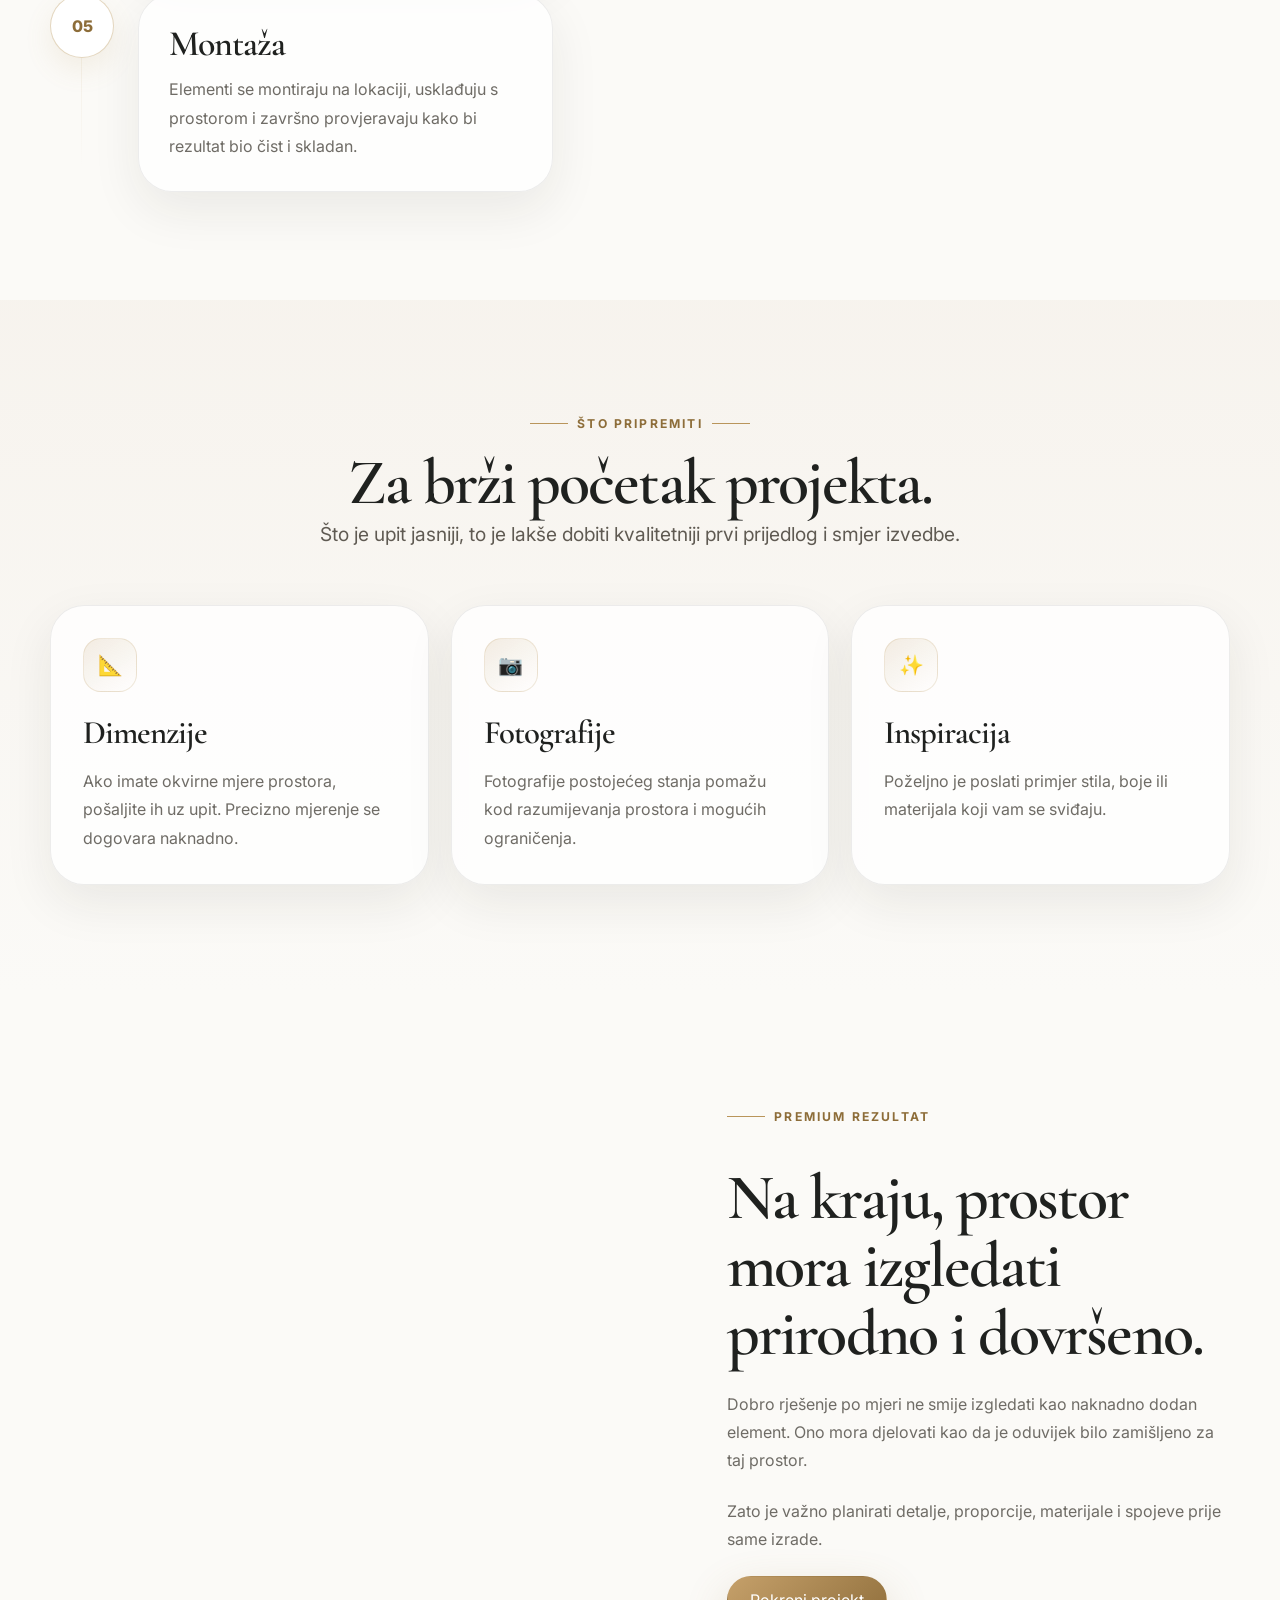
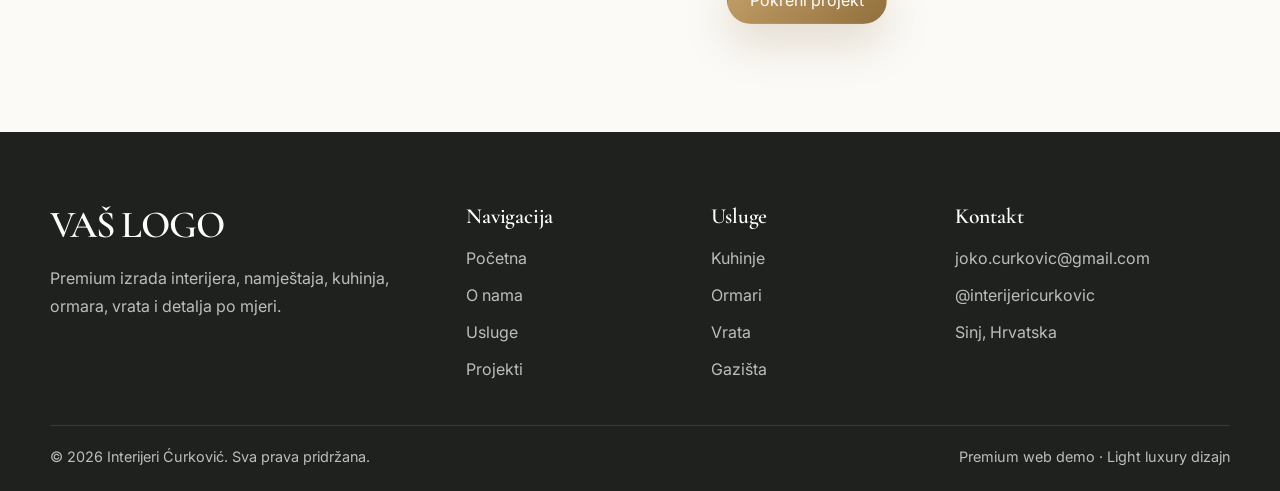
<file: proces.html>
<!DOCTYPE html>
<html lang="hr">
<head>
  <meta charset="UTF-8" />
  <meta name="viewport" content="width=device-width, initial-scale=1.0" />
  <title>Proces rada | Interijeri Ćurković</title>
  <meta name="description" content="Proces rada - kontakt, mjerenje, savjetovanje, izrada i montaža interijera po mjeri." />
  <link rel="preconnect" href="https://fonts.googleapis.com">
  <link rel="preconnect" href="https://fonts.gstatic.com" crossorigin>
  <link href="https://fonts.googleapis.com/css2?family=Cormorant+Garamond:wght@500;600;700&family=Inter:wght@400;500;600;700;800&display=swap" rel="stylesheet">
  <link rel="stylesheet" href="styles.css" />
</head>
<body>
  <div class="preloader"><div class="preloader-mark"></div></div>
  <header class="navbar"><div class="nav-inner"><a href="index.html" class="logo"><span class="logo-mark">IC</span><span>VAŠ LOGO</span></a><nav class="nav-links"><a href="index.html">Početna</a><a href="o-nama.html">O nama</a><a href="usluge.html">Usluge</a><a href="projekti.html">Projekti</a><a href="proces.html">Proces rada</a><a href="kontakt.html">Kontakt</a></nav><div class="nav-cta"><a href="kontakt.html" class="btn small primary">Zatraži ponudu</a><button class="menu-toggle" aria-label="Otvori izbornik"><span></span><span></span><span></span></button></div></div></header>

  <main>
    <section class="page-hero">
      <div class="container page-hero-grid">
        <div class="reveal">
          <span class="eyebrow">Kako radimo</span>
          <h1>Jasan proces od prvog upita do završne montaže.</h1>
        </div>
        <p class="lead reveal delay-1">Premium dojam ne dolazi samo iz izgleda. Dolazi iz organiziranog procesa, jasne komunikacije i pažljive izvedbe.</p>
      </div>
    </section>

    <section class="section">
      <div class="container split">
        <div class="timeline reveal">
          <div class="timeline-item"><div class="timeline-no">01</div><div class="process-card"><h3>Kontakt i dogovor</h3><p>Klijent šalje upit, fotografije prostora ili kratki opis željene usluge. Definiraju se osnovne potrebe, rokovi i smjer projekta.</p></div></div>
          <div class="timeline-item"><div class="timeline-no">02</div><div class="process-card"><h3>Izlazak na mjerenje</h3><p>Prostor se precizno mjeri kako bi se svaki element mogao izraditi u skladu sa stvarnim dimenzijama.</p></div></div>
          <div class="timeline-item"><div class="timeline-no">03</div><div class="process-card"><h3>Savjetovanje i materijali</h3><p>Odabiru se materijali, boje, teksture, ručkice, fronte i detalji koji najbolje odgovaraju prostoru.</p></div></div>
          <div class="timeline-item"><div class="timeline-no">04</div><div class="process-card"><h3>Izrada</h3><p>Nakon dogovora slijedi izrada elemenata s naglaskom na preciznost, funkcionalnost i urednu završnu obradu.</p></div></div>
          <div class="timeline-item"><div class="timeline-no">05</div><div class="process-card"><h3>Montaža</h3><p>Elementi se montiraju na lokaciji, usklađuju s prostorom i završno provjeravaju kako bi rezultat bio čist i skladan.</p></div></div>
        </div>
        <div class="split-media image-reveal" style="--img:url('https://images.unsplash.com/photo-1618220179428-22790b461013?auto=format&fit=crop&w=1200&q=80')"><div class="float-card"><strong>Proces bez stresa</strong><p>Jasni koraci daju klijentu sigurnost i bolji konačni rezultat.</p></div></div>
      </div>
    </section>

    <section class="section alt">
      <div class="container">
        <div class="section-head center reveal"><span class="eyebrow">Što pripremiti</span><h2>Za brži početak projekta.</h2><p class="lead">Što je upit jasniji, to je lakše dobiti kvalitetniji prvi prijedlog i smjer izvedbe.</p></div>
        <div class="grid-3">
          <article class="value-card reveal"><div class="icon-chip">📐</div><h3>Dimenzije</h3><p>Ako imate okvirne mjere prostora, pošaljite ih uz upit. Precizno mjerenje se dogovara naknadno.</p></article>
          <article class="value-card reveal delay-1"><div class="icon-chip">📷</div><h3>Fotografije</h3><p>Fotografije postojećeg stanja pomažu kod razumijevanja prostora i mogućih ograničenja.</p></article>
          <article class="value-card reveal delay-2"><div class="icon-chip">✨</div><h3>Inspiracija</h3><p>Poželjno je poslati primjer stila, boje ili materijala koji vam se sviđaju.</p></article>
        </div>
      </div>
    </section>

    <section class="section">
      <div class="container split reverse">
        <div class="split-media small image-reveal" style="--img:url('https://images.unsplash.com/photo-1600607688066-890987f18a86?auto=format&fit=crop&w=1200&q=80')"></div>
        <div class="text-stack reveal delay-1">
          <span class="eyebrow">Premium rezultat</span>
          <h2>Na kraju, prostor mora izgledati prirodno i dovršeno.</h2>
          <p>Dobro rješenje po mjeri ne smije izgledati kao naknadno dodan element. Ono mora djelovati kao da je oduvijek bilo zamišljeno za taj prostor.</p>
          <p>Zato je važno planirati detalje, proporcije, materijale i spojeve prije same izrade.</p>
          <a href="kontakt.html" class="btn primary">Pokreni projekt</a>
        </div>
      </div>
    </section>
  </main>

  <footer class="footer"><div class="container"><div class="footer-grid"><div><h3>VAŠ LOGO</h3><p>Premium izrada interijera, namještaja, kuhinja, ormara, vrata i detalja po mjeri.</p></div><div><h4>Navigacija</h4><div class="footer-links"><a href="index.html">Početna</a><a href="o-nama.html">O nama</a><a href="usluge.html">Usluge</a><a href="projekti.html">Projekti</a></div></div><div><h4>Usluge</h4><div class="footer-links"><a href="usluge.html">Kuhinje</a><a href="usluge.html">Ormari</a><a href="usluge.html">Vrata</a><a href="usluge.html">Gazišta</a></div></div><div><h4>Kontakt</h4><div class="footer-links"><a href="mailto:joko.curkovic@gmail.com">joko.curkovic@gmail.com</a><a href="https://www.instagram.com/interijericurkovic/" target="_blank" rel="noreferrer">@interijericurkovic</a><span>Sinj, Hrvatska</span></div></div></div><div class="footer-bottom"><span>© 2026 Interijeri Ćurković. Sva prava pridržana.</span><span>Premium web demo · Light luxury dizajn</span></div></div></footer>
  <script src="script.js"></script>
</body>
</html>
</file>
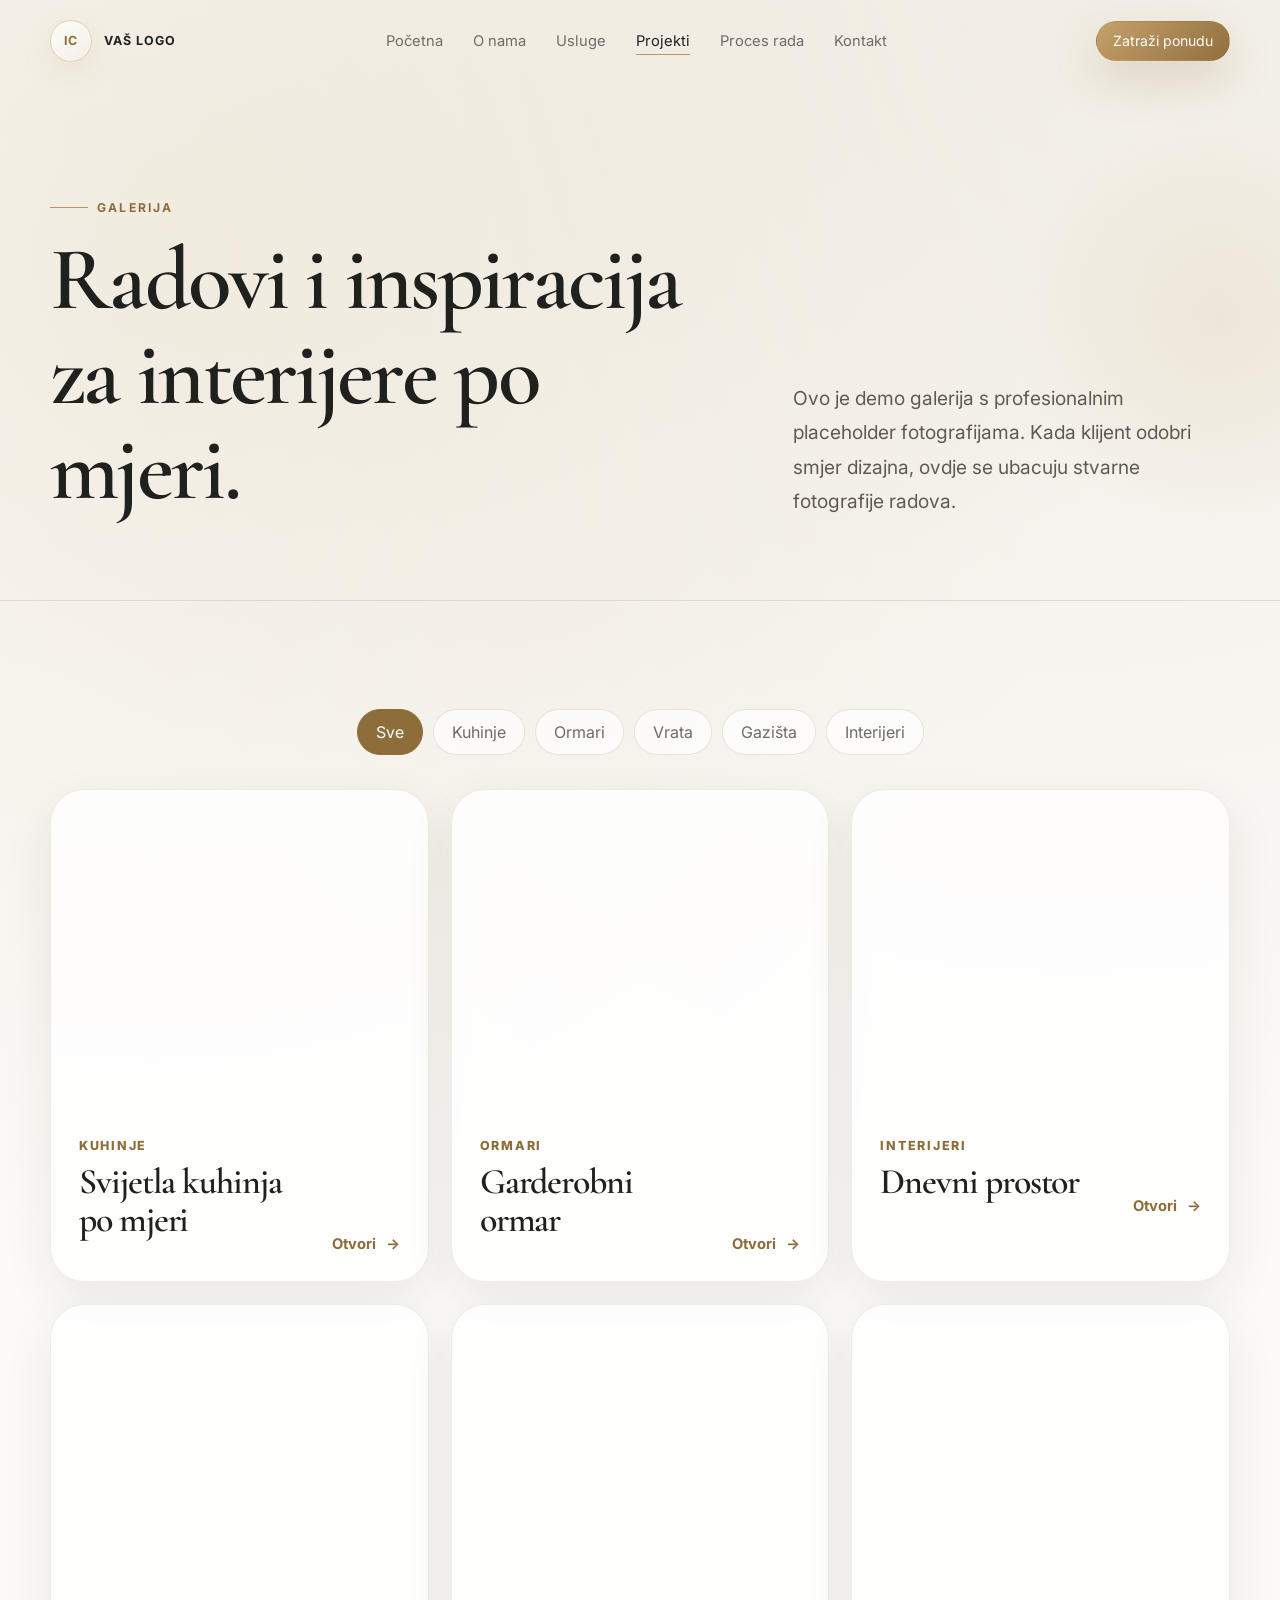
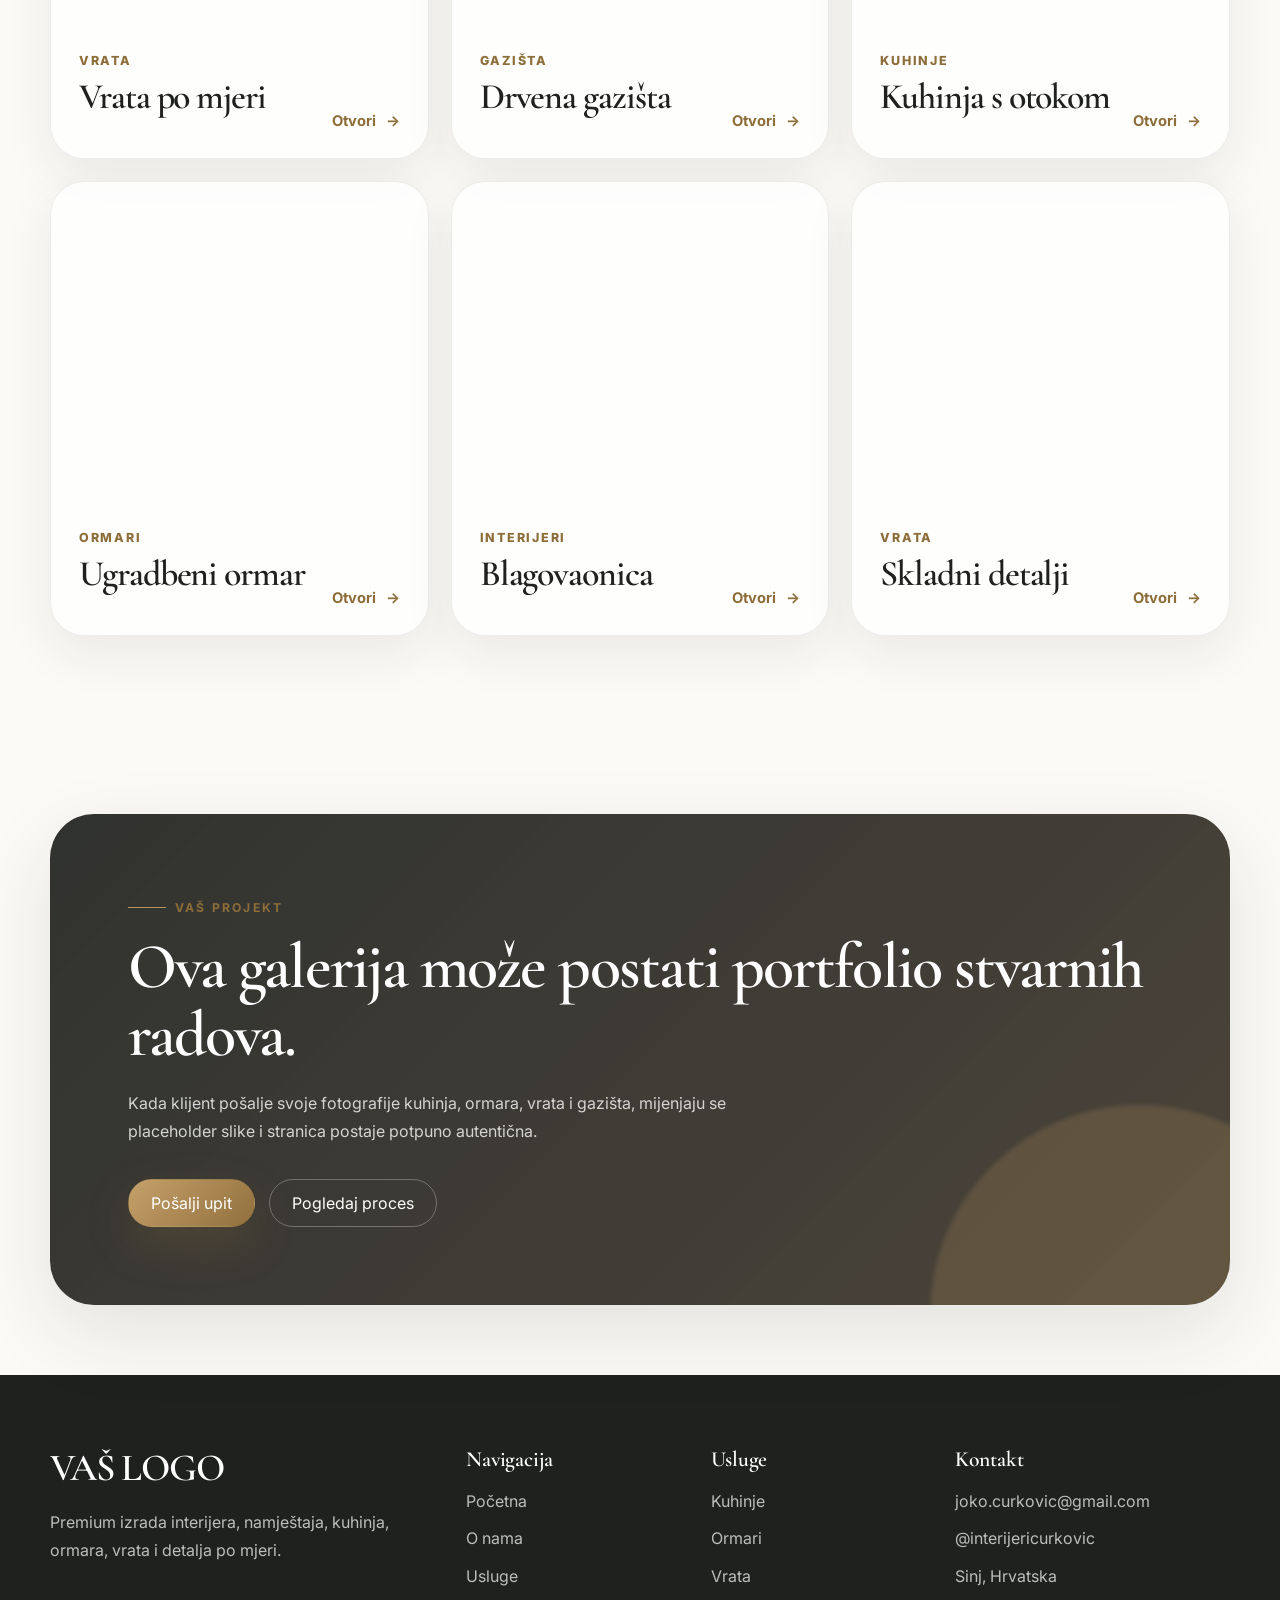
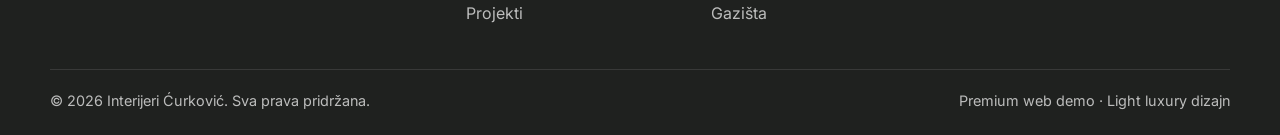
<file: projekti.html>
<!DOCTYPE html>
<html lang="hr">
<head>
  <meta charset="UTF-8" />
  <meta name="viewport" content="width=device-width, initial-scale=1.0" />
  <title>Projekti i galerija | Interijeri Ćurković</title>
  <meta name="description" content="Galerija radova - kuhinje, ormari, vrata, gazišta i interijeri po mjeri." />
  <link rel="preconnect" href="https://fonts.googleapis.com">
  <link rel="preconnect" href="https://fonts.gstatic.com" crossorigin>
  <link href="https://fonts.googleapis.com/css2?family=Cormorant+Garamond:wght@500;600;700&family=Inter:wght@400;500;600;700;800&display=swap" rel="stylesheet">
  <link rel="stylesheet" href="styles.css" />
</head>
<body>
  <div class="preloader"><div class="preloader-mark"></div></div>
  <header class="navbar"><div class="nav-inner"><a href="index.html" class="logo"><span class="logo-mark">IC</span><span>VAŠ LOGO</span></a><nav class="nav-links"><a href="index.html">Početna</a><a href="o-nama.html">O nama</a><a href="usluge.html">Usluge</a><a href="projekti.html">Projekti</a><a href="proces.html">Proces rada</a><a href="kontakt.html">Kontakt</a></nav><div class="nav-cta"><a href="kontakt.html" class="btn small primary">Zatraži ponudu</a><button class="menu-toggle" aria-label="Otvori izbornik"><span></span><span></span><span></span></button></div></div></header>

  <main>
    <section class="page-hero">
      <div class="container page-hero-grid">
        <div class="reveal">
          <span class="eyebrow">Galerija</span>
          <h1>Radovi i inspiracija za interijere po mjeri.</h1>
        </div>
        <p class="lead reveal delay-1">Ovo je demo galerija s profesionalnim placeholder fotografijama. Kada klijent odobri smjer dizajna, ovdje se ubacuju stvarne fotografije radova.</p>
      </div>
    </section>

    <section class="section">
      <div class="container">
        <div class="gallery-controls reveal">
          <button class="filter-btn active" data-filter="all">Sve</button>
          <button class="filter-btn" data-filter="kuhinje">Kuhinje</button>
          <button class="filter-btn" data-filter="ormari">Ormari</button>
          <button class="filter-btn" data-filter="vrata">Vrata</button>
          <button class="filter-btn" data-filter="gazista">Gazišta</button>
          <button class="filter-btn" data-filter="interijeri">Interijeri</button>
        </div>

        <div class="grid-3">
          <article class="project-card gallery-card reveal" data-category="kuhinje" data-lightbox data-image="https://images.unsplash.com/photo-1556912172-45b7abe8b7e1?auto=format&fit=crop&w=1400&q=80" data-title="Svijetla kuhinja po mjeri" data-label="Kuhinje"><div class="project-img" style="--img:url('https://images.unsplash.com/photo-1556912172-45b7abe8b7e1?auto=format&fit=crop&w=900&q=80')"></div><div class="card-content"><div><span class="project-meta">Kuhinje</span><h3>Svijetla kuhinja po mjeri</h3></div><a class="card-link">Otvori</a></div></article>
          <article class="project-card gallery-card reveal delay-1" data-category="ormari" data-lightbox data-image="https://images.unsplash.com/photo-1600585152220-90363fe7e115?auto=format&fit=crop&w=1400&q=80" data-title="Garderobni ormar" data-label="Ormari"><div class="project-img" style="--img:url('https://images.unsplash.com/photo-1600585152220-90363fe7e115?auto=format&fit=crop&w=900&q=80')"></div><div class="card-content"><div><span class="project-meta">Ormari</span><h3>Garderobni ormar</h3></div><a class="card-link">Otvori</a></div></article>
          <article class="project-card gallery-card reveal delay-2" data-category="interijeri" data-lightbox data-image="https://images.unsplash.com/photo-1600607687920-4e2a09cf159d?auto=format&fit=crop&w=1400&q=80" data-title="Dnevni prostor" data-label="Interijeri"><div class="project-img" style="--img:url('https://images.unsplash.com/photo-1600607687920-4e2a09cf159d?auto=format&fit=crop&w=900&q=80')"></div><div class="card-content"><div><span class="project-meta">Interijeri</span><h3>Dnevni prostor</h3></div><a class="card-link">Otvori</a></div></article>
          <article class="project-card gallery-card reveal" data-category="vrata" data-lightbox data-image="https://images.unsplash.com/photo-1600566753190-17f0baa2a6c3?auto=format&fit=crop&w=1400&q=80" data-title="Vrata po mjeri" data-label="Vrata"><div class="project-img" style="--img:url('https://images.unsplash.com/photo-1600566753190-17f0baa2a6c3?auto=format&fit=crop&w=900&q=80')"></div><div class="card-content"><div><span class="project-meta">Vrata</span><h3>Vrata po mjeri</h3></div><a class="card-link">Otvori</a></div></article>
          <article class="project-card gallery-card reveal delay-1" data-category="gazista" data-lightbox data-image="https://images.unsplash.com/photo-1595514535215-95b23f70c673?auto=format&fit=crop&w=1400&q=80" data-title="Drvena gazišta" data-label="Gazišta"><div class="project-img" style="--img:url('https://images.unsplash.com/photo-1595514535215-95b23f70c673?auto=format&fit=crop&w=900&q=80')"></div><div class="card-content"><div><span class="project-meta">Gazišta</span><h3>Drvena gazišta</h3></div><a class="card-link">Otvori</a></div></article>
          <article class="project-card gallery-card reveal delay-2" data-category="kuhinje" data-lightbox data-image="https://images.unsplash.com/photo-1600489000022-c2086d79f9d4?auto=format&fit=crop&w=1400&q=80" data-title="Kuhinja s otokom" data-label="Kuhinje"><div class="project-img" style="--img:url('https://images.unsplash.com/photo-1600489000022-c2086d79f9d4?auto=format&fit=crop&w=900&q=80')"></div><div class="card-content"><div><span class="project-meta">Kuhinje</span><h3>Kuhinja s otokom</h3></div><a class="card-link">Otvori</a></div></article>
          <article class="project-card gallery-card reveal" data-category="ormari" data-lightbox data-image="https://images.unsplash.com/photo-1616594039964-ae9021a400a0?auto=format&fit=crop&w=1400&q=80" data-title="Ugradbeni ormar" data-label="Ormari"><div class="project-img" style="--img:url('https://images.unsplash.com/photo-1616594039964-ae9021a400a0?auto=format&fit=crop&w=900&q=80')"></div><div class="card-content"><div><span class="project-meta">Ormari</span><h3>Ugradbeni ormar</h3></div><a class="card-link">Otvori</a></div></article>
          <article class="project-card gallery-card reveal delay-1" data-category="interijeri" data-lightbox data-image="https://images.unsplash.com/photo-1600210492486-724fe5c67fb0?auto=format&fit=crop&w=1400&q=80" data-title="Blagovaonica" data-label="Interijeri"><div class="project-img" style="--img:url('https://images.unsplash.com/photo-1600210492486-724fe5c67fb0?auto=format&fit=crop&w=900&q=80')"></div><div class="card-content"><div><span class="project-meta">Interijeri</span><h3>Blagovaonica</h3></div><a class="card-link">Otvori</a></div></article>
          <article class="project-card gallery-card reveal delay-2" data-category="vrata" data-lightbox data-image="https://images.unsplash.com/photo-1600607688969-a5bfcd646154?auto=format&fit=crop&w=1400&q=80" data-title="Skladni detalji" data-label="Vrata"><div class="project-img" style="--img:url('https://images.unsplash.com/photo-1600607688969-a5bfcd646154?auto=format&fit=crop&w=900&q=80')"></div><div class="card-content"><div><span class="project-meta">Vrata</span><h3>Skladni detalji</h3></div><a class="card-link">Otvori</a></div></article>
        </div>
      </div>
    </section>

    <section class="section tight"><div class="container"><div class="cta-band reveal"><span class="eyebrow">Vaš projekt</span><h2>Ova galerija može postati portfolio stvarnih radova.</h2><p>Kada klijent pošalje svoje fotografije kuhinja, ormara, vrata i gazišta, mijenjaju se placeholder slike i stranica postaje potpuno autentična.</p><div class="cta-actions"><a href="kontakt.html" class="btn primary">Pošalji upit</a><a href="proces.html" class="btn ghost">Pogledaj proces</a></div></div></div></section>
  </main>

  <footer class="footer"><div class="container"><div class="footer-grid"><div><h3>VAŠ LOGO</h3><p>Premium izrada interijera, namještaja, kuhinja, ormara, vrata i detalja po mjeri.</p></div><div><h4>Navigacija</h4><div class="footer-links"><a href="index.html">Početna</a><a href="o-nama.html">O nama</a><a href="usluge.html">Usluge</a><a href="projekti.html">Projekti</a></div></div><div><h4>Usluge</h4><div class="footer-links"><a href="usluge.html">Kuhinje</a><a href="usluge.html">Ormari</a><a href="usluge.html">Vrata</a><a href="usluge.html">Gazišta</a></div></div><div><h4>Kontakt</h4><div class="footer-links"><a href="mailto:joko.curkovic@gmail.com">joko.curkovic@gmail.com</a><a href="https://www.instagram.com/interijericurkovic/" target="_blank" rel="noreferrer">@interijericurkovic</a><span>Sinj, Hrvatska</span></div></div></div><div class="footer-bottom"><span>© 2026 Interijeri Ćurković. Sva prava pridržana.</span><span>Premium web demo · Light luxury dizajn</span></div></div></footer>

  <div class="lightbox"><div class="lightbox-content"><div class="lightbox-img"></div><div class="lightbox-info"><div><span class="project-meta lightbox-category">Projekt</span><h3 class="lightbox-title">Naziv projekta</h3></div><button class="lightbox-close" aria-label="Zatvori">×</button></div></div></div>
  <script src="script.js"></script>
</body>
</html>
</file>
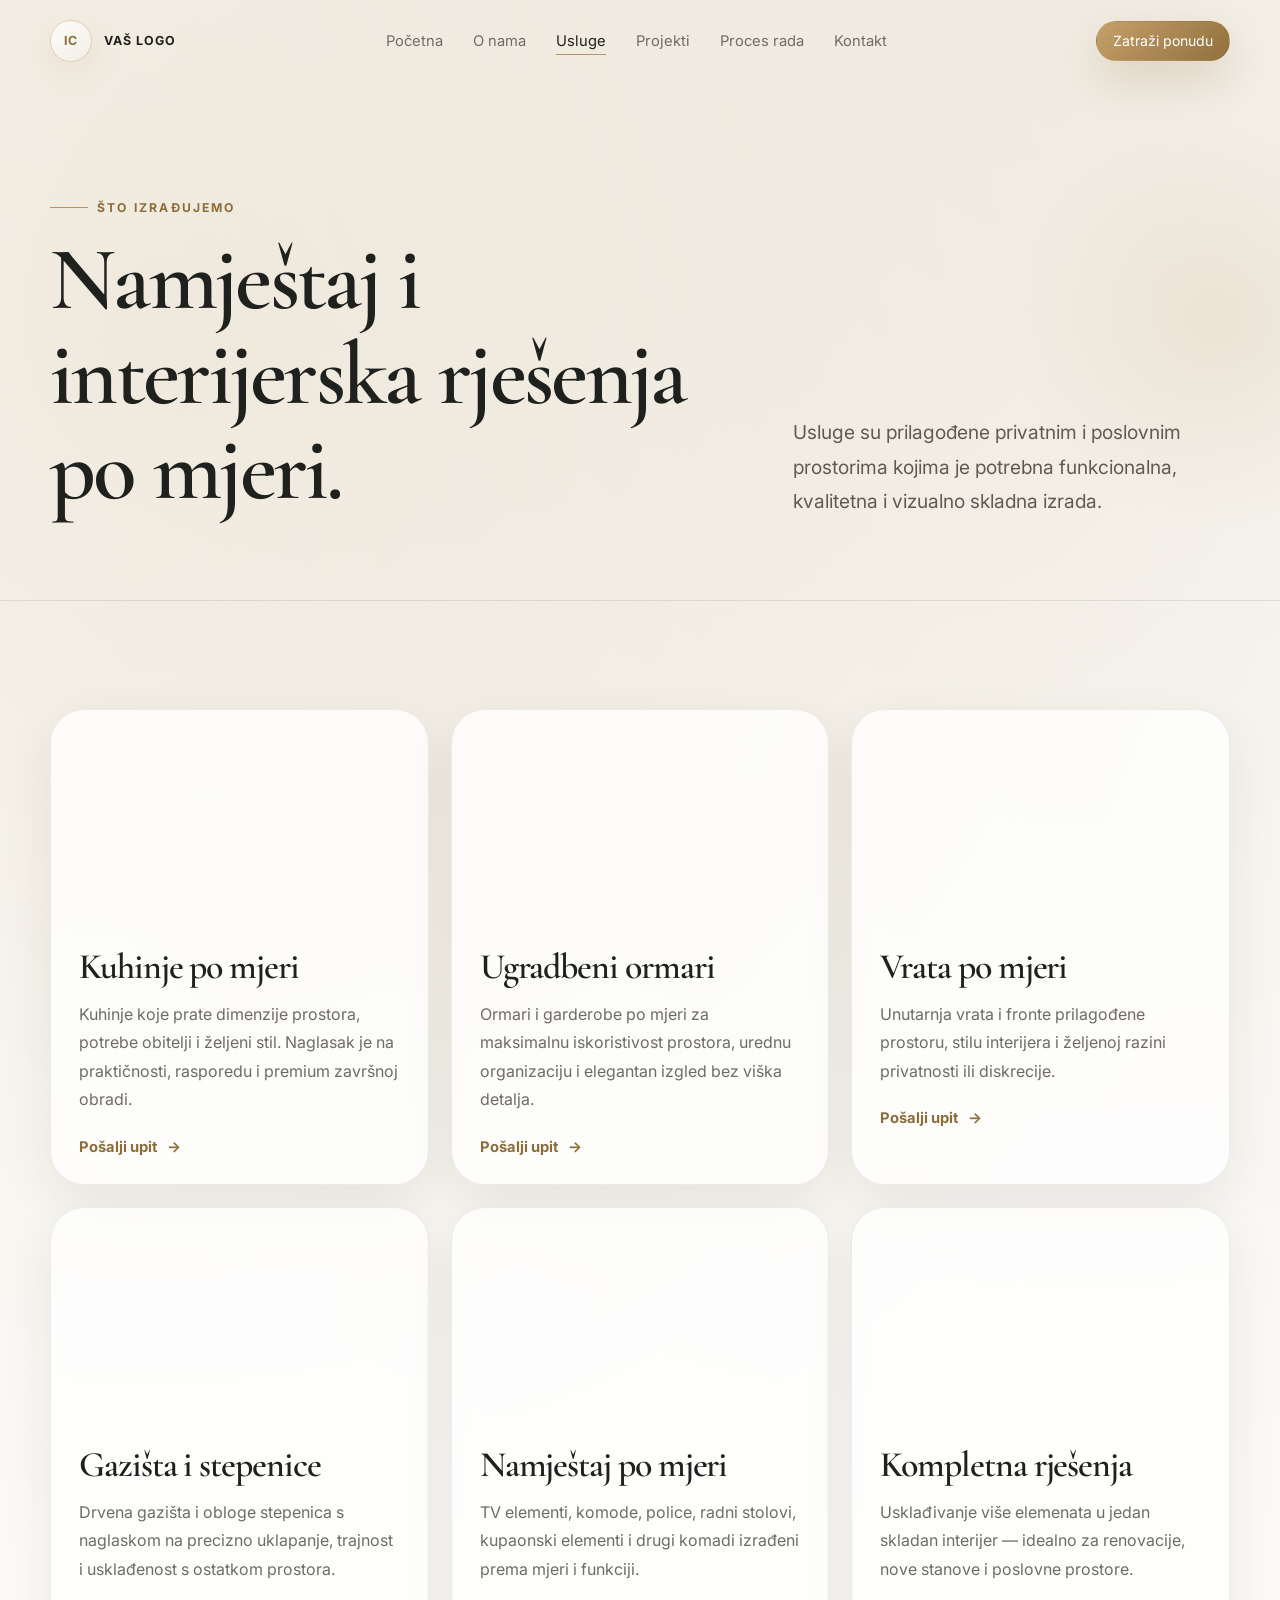
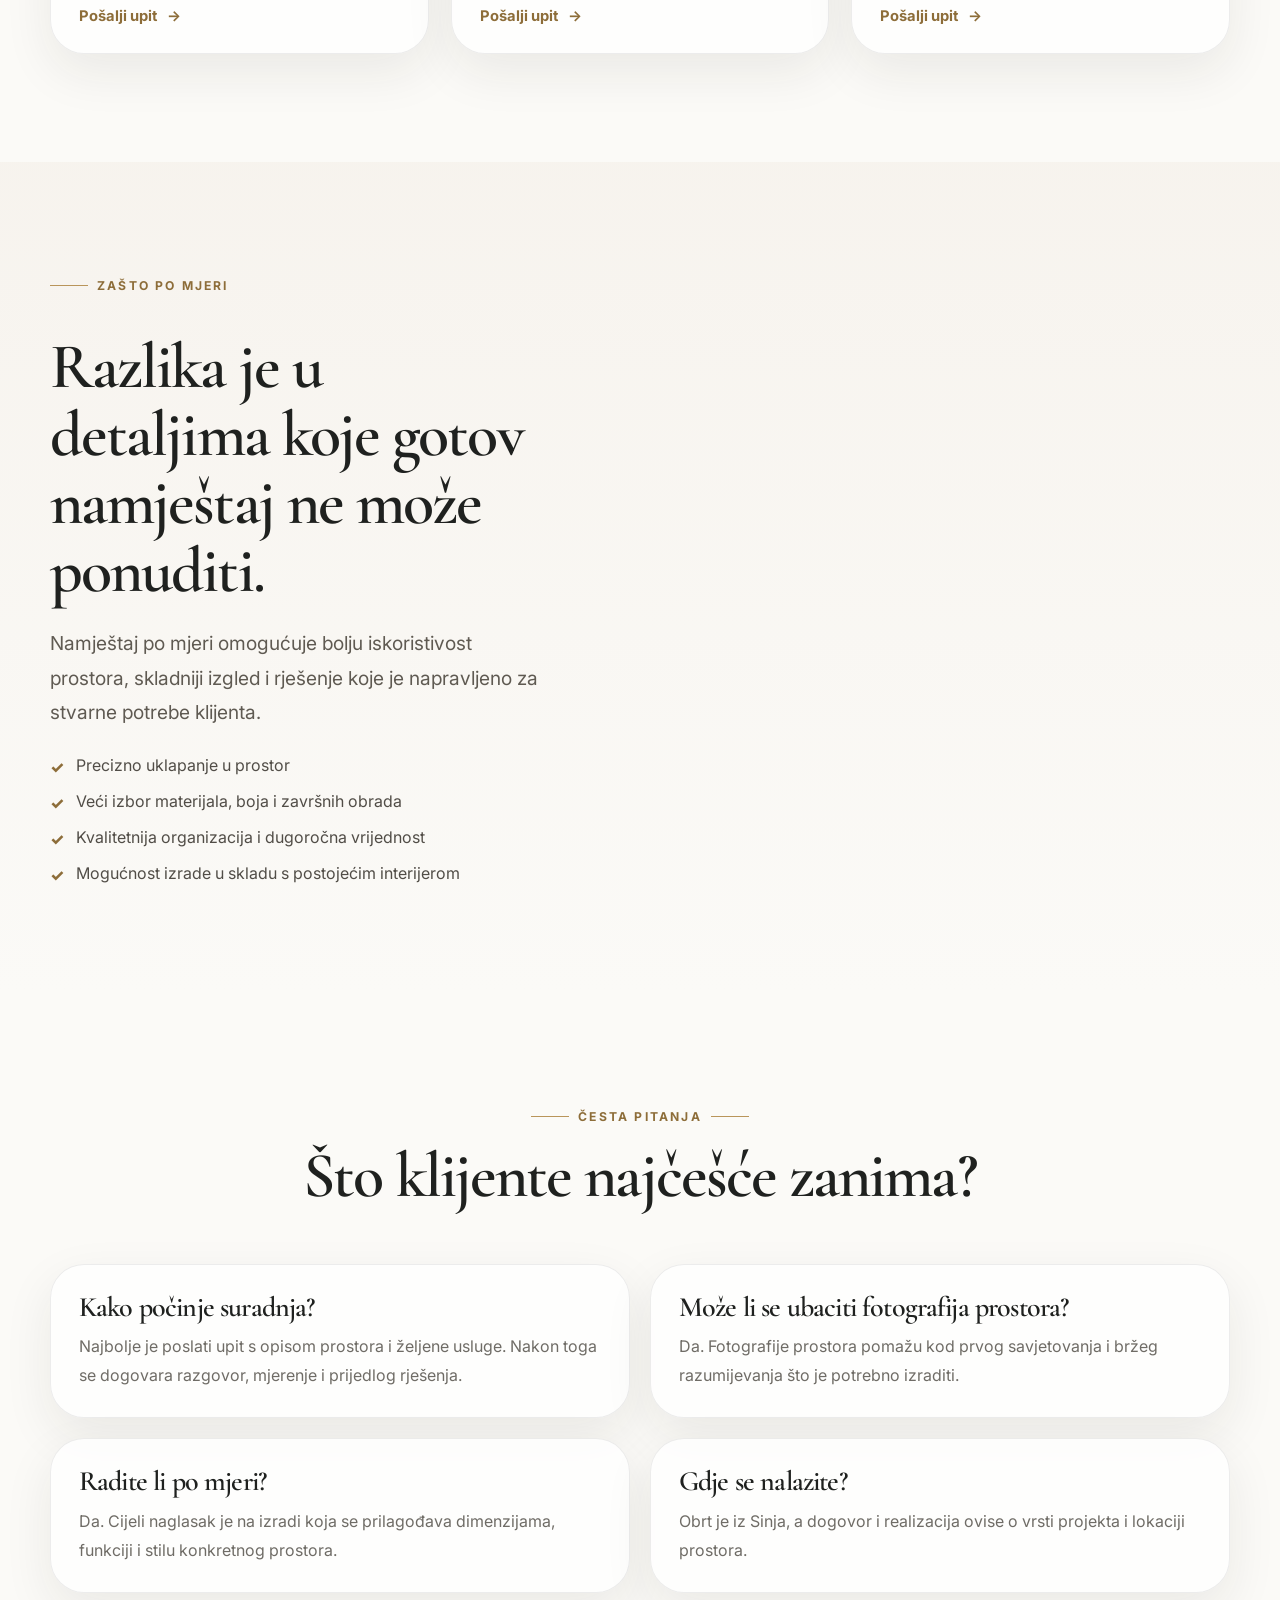
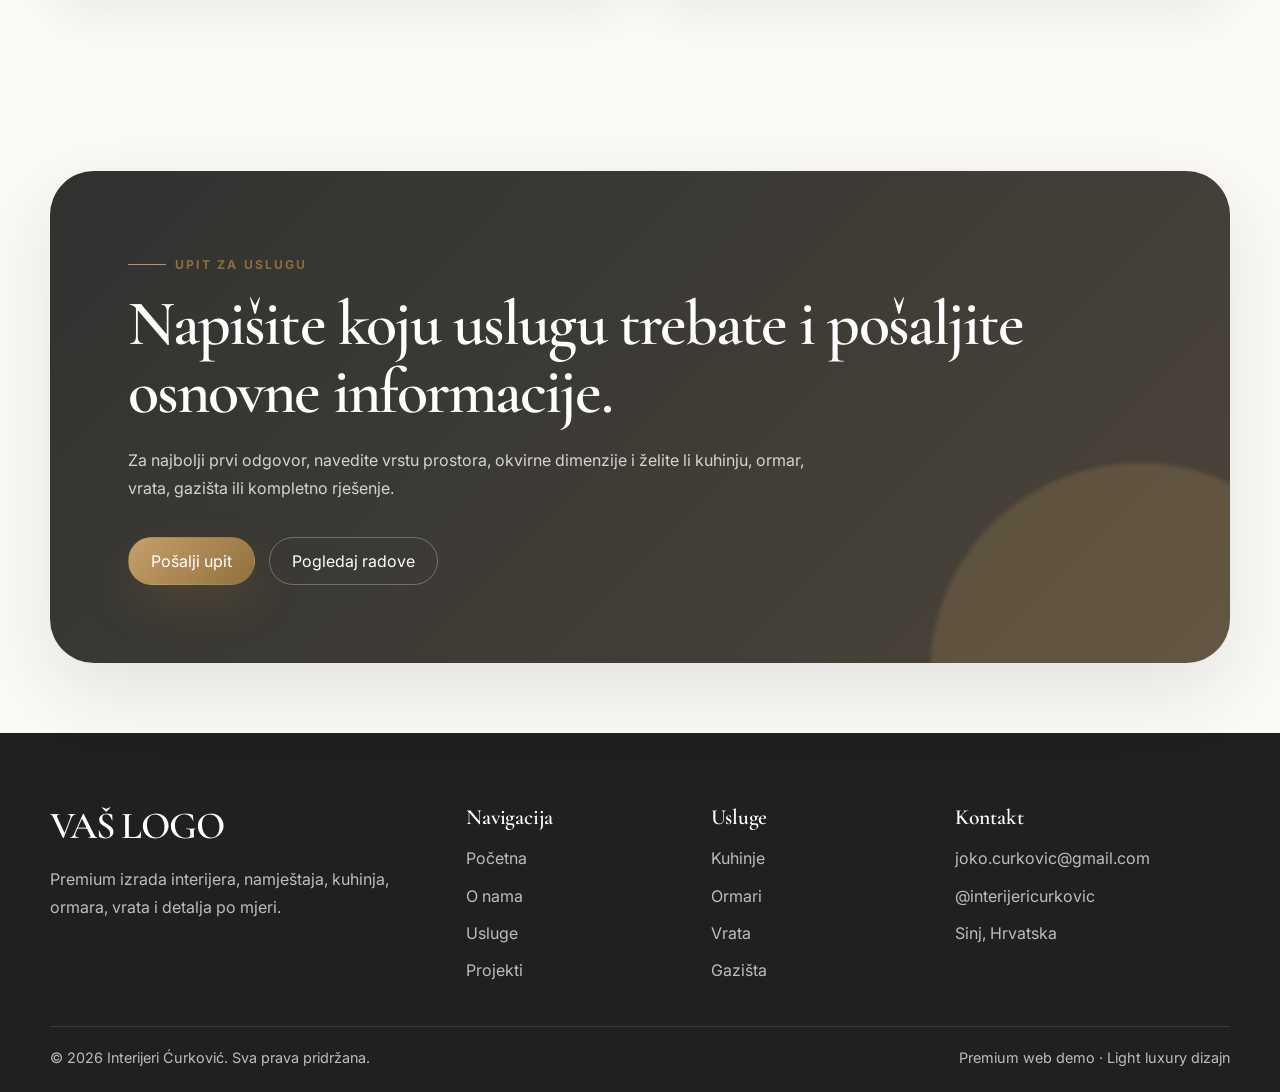
<file: usluge.html>
<!DOCTYPE html>
<html lang="hr">
<head>
  <meta charset="UTF-8" />
  <meta name="viewport" content="width=device-width, initial-scale=1.0" />
  <title>Usluge | Interijeri Ćurković</title>
  <meta name="description" content="Kuhinje po mjeri, ormari, garderobe, vrata, gazišta, stepenice i namještaj po mjeri." />
  <link rel="preconnect" href="https://fonts.googleapis.com">
  <link rel="preconnect" href="https://fonts.gstatic.com" crossorigin>
  <link href="https://fonts.googleapis.com/css2?family=Cormorant+Garamond:wght@500;600;700&family=Inter:wght@400;500;600;700;800&display=swap" rel="stylesheet">
  <link rel="stylesheet" href="styles.css" />
</head>
<body>
  <div class="preloader"><div class="preloader-mark"></div></div>
  <header class="navbar"><div class="nav-inner"><a href="index.html" class="logo"><span class="logo-mark">IC</span><span>VAŠ LOGO</span></a><nav class="nav-links"><a href="index.html">Početna</a><a href="o-nama.html">O nama</a><a href="usluge.html">Usluge</a><a href="projekti.html">Projekti</a><a href="proces.html">Proces rada</a><a href="kontakt.html">Kontakt</a></nav><div class="nav-cta"><a href="kontakt.html" class="btn small primary">Zatraži ponudu</a><button class="menu-toggle" aria-label="Otvori izbornik"><span></span><span></span><span></span></button></div></div></header>

  <main>
    <section class="page-hero">
      <div class="container page-hero-grid">
        <div class="reveal">
          <span class="eyebrow">Što izrađujemo</span>
          <h1>Namještaj i interijerska rješenja po mjeri.</h1>
        </div>
        <p class="lead reveal delay-1">Usluge su prilagođene privatnim i poslovnim prostorima kojima je potrebna funkcionalna, kvalitetna i vizualno skladna izrada.</p>
      </div>
    </section>

    <section class="section">
      <div class="container">
        <div class="grid-3">
          <article class="service-card reveal" style="--img:url('https://images.unsplash.com/photo-1600489000022-c2086d79f9d4?auto=format&fit=crop&w=900&q=80')"><div class="service-img"></div><div class="card-content"><h3>Kuhinje po mjeri</h3><p>Kuhinje koje prate dimenzije prostora, potrebe obitelji i željeni stil. Naglasak je na praktičnosti, rasporedu i premium završnoj obradi.</p><a href="kontakt.html" class="card-link">Pošalji upit</a></div></article>
          <article class="service-card reveal delay-1" style="--img:url('https://images.unsplash.com/photo-1616594039964-ae9021a400a0?auto=format&fit=crop&w=900&q=80')"><div class="service-img"></div><div class="card-content"><h3>Ugradbeni ormari</h3><p>Ormari i garderobe po mjeri za maksimalnu iskoristivost prostora, urednu organizaciju i elegantan izgled bez viška detalja.</p><a href="kontakt.html" class="card-link">Pošalji upit</a></div></article>
          <article class="service-card reveal delay-2" style="--img:url('https://images.unsplash.com/photo-1600566753190-17f0baa2a6c3?auto=format&fit=crop&w=900&q=80')"><div class="service-img"></div><div class="card-content"><h3>Vrata po mjeri</h3><p>Unutarnja vrata i fronte prilagođene prostoru, stilu interijera i željenoj razini privatnosti ili diskrecije.</p><a href="kontakt.html" class="card-link">Pošalji upit</a></div></article>
          <article class="service-card reveal" style="--img:url('https://images.unsplash.com/photo-1595514535215-95b23f70c673?auto=format&fit=crop&w=900&q=80')"><div class="service-img"></div><div class="card-content"><h3>Gazišta i stepenice</h3><p>Drvena gazišta i obloge stepenica s naglaskom na precizno uklapanje, trajnost i usklađenost s ostatkom prostora.</p><a href="kontakt.html" class="card-link">Pošalji upit</a></div></article>
          <article class="service-card reveal delay-1" style="--img:url('https://images.unsplash.com/photo-1616486338812-3dadae4b4ace?auto=format&fit=crop&w=900&q=80')"><div class="service-img"></div><div class="card-content"><h3>Namještaj po mjeri</h3><p>TV elementi, komode, police, radni stolovi, kupaonski elementi i drugi komadi izrađeni prema mjeri i funkciji.</p><a href="kontakt.html" class="card-link">Pošalji upit</a></div></article>
          <article class="service-card reveal delay-2" style="--img:url('https://images.unsplash.com/photo-1600607687939-ce8a6c25118c?auto=format&fit=crop&w=900&q=80')"><div class="service-img"></div><div class="card-content"><h3>Kompletna rješenja</h3><p>Usklađivanje više elemenata u jedan skladan interijer — idealno za renovacije, nove stanove i poslovne prostore.</p><a href="kontakt.html" class="card-link">Pošalji upit</a></div></article>
        </div>
      </div>
    </section>

    <section class="section alt">
      <div class="container split">
        <div class="text-stack reveal">
          <span class="eyebrow">Zašto po mjeri</span>
          <h2>Razlika je u detaljima koje gotov namještaj ne može ponuditi.</h2>
          <p class="lead">Namještaj po mjeri omogućuje bolju iskoristivost prostora, skladniji izgled i rješenje koje je napravljeno za stvarne potrebe klijenta.</p>
          <div class="check-list">
            <div class="check-item">Precizno uklapanje u prostor</div>
            <div class="check-item">Veći izbor materijala, boja i završnih obrada</div>
            <div class="check-item">Kvalitetnija organizacija i dugoročna vrijednost</div>
            <div class="check-item">Mogućnost izrade u skladu s postojećim interijerom</div>
          </div>
        </div>
        <div class="split-media image-reveal" style="--img:url('https://images.unsplash.com/photo-1600566753086-00f18fb6b3ea?auto=format&fit=crop&w=1200&q=80')"><div class="float-card"><strong>Elegantno i funkcionalno</strong><p>Rješenja koja izgledaju luksuzno i svakodnevno su praktična.</p></div></div>
      </div>
    </section>

    <section class="section">
      <div class="container">
        <div class="section-head center reveal"><span class="eyebrow">Česta pitanja</span><h2>Što klijente najčešće zanima?</h2></div>
        <div class="faq-grid">
          <div class="faq-card reveal"><h3>Kako počinje suradnja?</h3><p>Najbolje je poslati upit s opisom prostora i željene usluge. Nakon toga se dogovara razgovor, mjerenje i prijedlog rješenja.</p></div>
          <div class="faq-card reveal delay-1"><h3>Može li se ubaciti fotografija prostora?</h3><p>Da. Fotografije prostora pomažu kod prvog savjetovanja i bržeg razumijevanja što je potrebno izraditi.</p></div>
          <div class="faq-card reveal"><h3>Radite li po mjeri?</h3><p>Da. Cijeli naglasak je na izradi koja se prilagođava dimenzijama, funkciji i stilu konkretnog prostora.</p></div>
          <div class="faq-card reveal delay-1"><h3>Gdje se nalazite?</h3><p>Obrt je iz Sinja, a dogovor i realizacija ovise o vrsti projekta i lokaciji prostora.</p></div>
        </div>
      </div>
    </section>

    <section class="section tight"><div class="container"><div class="cta-band reveal"><span class="eyebrow">Upit za uslugu</span><h2>Napišite koju uslugu trebate i pošaljite osnovne informacije.</h2><p>Za najbolji prvi odgovor, navedite vrstu prostora, okvirne dimenzije i želite li kuhinju, ormar, vrata, gazišta ili kompletno rješenje.</p><div class="cta-actions"><a href="kontakt.html" class="btn primary">Pošalji upit</a><a href="projekti.html" class="btn ghost">Pogledaj radove</a></div></div></div></section>
  </main>

  <footer class="footer"><div class="container"><div class="footer-grid"><div><h3>VAŠ LOGO</h3><p>Premium izrada interijera, namještaja, kuhinja, ormara, vrata i detalja po mjeri.</p></div><div><h4>Navigacija</h4><div class="footer-links"><a href="index.html">Početna</a><a href="o-nama.html">O nama</a><a href="usluge.html">Usluge</a><a href="projekti.html">Projekti</a></div></div><div><h4>Usluge</h4><div class="footer-links"><a href="usluge.html">Kuhinje</a><a href="usluge.html">Ormari</a><a href="usluge.html">Vrata</a><a href="usluge.html">Gazišta</a></div></div><div><h4>Kontakt</h4><div class="footer-links"><a href="mailto:joko.curkovic@gmail.com">joko.curkovic@gmail.com</a><a href="https://www.instagram.com/interijericurkovic/" target="_blank" rel="noreferrer">@interijericurkovic</a><span>Sinj, Hrvatska</span></div></div></div><div class="footer-bottom"><span>© 2026 Interijeri Ćurković. Sva prava pridržana.</span><span>Premium web demo · Light luxury dizajn</span></div></div></footer>
  <script src="script.js"></script>
</body>
</html>
</file>
<file: styles.css>
:root {
  --bg: #fbfaf7;
  --bg-soft: #f4efe8;
  --card: rgba(255,255,255,0.78);
  --card-solid: #ffffff;
  --text: #1f211f;
  --muted: #6f6c66;
  --line: rgba(31, 33, 31, 0.11);
  --accent: #b9955b;
  --accent-dark: #8d6d39;
  --wood: #b98352;
  --shadow: 0 28px 80px rgba(40, 35, 25, 0.11);
  --shadow-soft: 0 18px 50px rgba(40, 35, 25, 0.08);
  --radius-lg: 34px;
  --radius-md: 22px;
  --radius-sm: 14px;
  --max: 1180px;
  --nav-height: 82px;
}

* { box-sizing: border-box; }
html { scroll-behavior: smooth; }
body {
  margin: 0;
  font-family: 'Inter', system-ui, -apple-system, BlinkMacSystemFont, 'Segoe UI', sans-serif;
  color: var(--text);
  background:
    radial-gradient(circle at 12% 8%, rgba(185,149,91,0.13), transparent 30%),
    radial-gradient(circle at 84% 0%, rgba(197,178,145,0.17), transparent 35%),
    var(--bg);
  overflow-x: hidden;
}
body.menu-open { overflow: hidden; }

a { color: inherit; text-decoration: none; }
img { max-width: 100%; display: block; }
button, input, textarea, select { font: inherit; }
::selection { background: rgba(185,149,91,0.28); }

.preloader {
  position: fixed;
  inset: 0;
  z-index: 9999;
  display: grid;
  place-items: center;
  background: var(--bg);
  transition: opacity .75s ease, visibility .75s ease;
}
.preloader.hidden { opacity: 0; visibility: hidden; }
.preloader-mark {
  width: 72px;
  height: 72px;
  border: 1px solid var(--line);
  border-top-color: var(--accent);
  border-radius: 50%;
  animation: spin 1.1s linear infinite;
}
@keyframes spin { to { transform: rotate(360deg); } }

.navbar {
  position: fixed;
  top: 0;
  left: 0;
  right: 0;
  z-index: 1000;
  height: var(--nav-height);
  display: flex;
  align-items: center;
  transition: background .35s ease, box-shadow .35s ease, height .35s ease, border-color .35s ease;
  border-bottom: 1px solid transparent;
}
.navbar.scrolled {
  height: 70px;
  background: rgba(251,250,247,0.86);
  backdrop-filter: blur(22px);
  border-color: var(--line);
  box-shadow: 0 12px 30px rgba(30, 24, 15, .05);
}
.nav-inner {
  width: min(var(--max), calc(100% - 40px));
  margin: 0 auto;
  display: flex;
  align-items: center;
  justify-content: space-between;
  gap: 24px;
}
.logo {
  display: flex;
  align-items: center;
  gap: 12px;
  font-weight: 700;
  letter-spacing: .08em;
  text-transform: uppercase;
  font-size: .78rem;
}
.logo-mark {
  width: 42px;
  height: 42px;
  display: grid;
  place-items: center;
  border: 1px solid rgba(185,149,91,.38);
  border-radius: 50%;
  background: linear-gradient(145deg, rgba(255,255,255,.85), rgba(244,239,232,.5));
  box-shadow: 0 10px 30px rgba(185,149,91,.13);
  color: var(--accent-dark);
}
.nav-links {
  display: flex;
  align-items: center;
  gap: 4px;
}
.nav-links a {
  position: relative;
  padding: 12px 13px;
  color: var(--muted);
  font-size: .92rem;
  transition: color .25s ease;
}
.nav-links a::after {
  content: '';
  position: absolute;
  left: 13px;
  right: 13px;
  bottom: 7px;
  height: 1px;
  background: var(--accent);
  transform: scaleX(0);
  transform-origin: left;
  transition: transform .3s ease;
}
.nav-links a:hover,
.nav-links a.active { color: var(--text); }
.nav-links a:hover::after,
.nav-links a.active::after { transform: scaleX(1); }
.nav-cta { display: flex; align-items: center; gap: 12px; }
.menu-toggle {
  display: none;
  border: 0;
  background: transparent;
  width: 44px;
  height: 44px;
  padding: 0;
  cursor: pointer;
}
.menu-toggle span {
  display: block;
  width: 24px;
  height: 1px;
  background: var(--text);
  margin: 6px auto;
  transition: transform .35s ease, opacity .35s ease;
}
.menu-open .menu-toggle span:nth-child(1) { transform: translateY(7px) rotate(45deg); }
.menu-open .menu-toggle span:nth-child(2) { opacity: 0; }
.menu-open .menu-toggle span:nth-child(3) { transform: translateY(-7px) rotate(-45deg); }

.btn {
  display: inline-flex;
  align-items: center;
  justify-content: center;
  gap: 10px;
  min-height: 48px;
  padding: 0 22px;
  border-radius: 999px;
  border: 1px solid rgba(185,149,91,.36);
  background: rgba(255,255,255,.6);
  color: var(--text);
  cursor: pointer;
  transition: transform .25s ease, box-shadow .25s ease, background .25s ease, border-color .25s ease;
  white-space: nowrap;
}
.btn:hover { transform: translateY(-2px); box-shadow: var(--shadow-soft); }
.btn.primary {
  color: #fff;
  background: linear-gradient(135deg, #c5a06a, #91703d);
  border-color: transparent;
  box-shadow: 0 18px 45px rgba(145,112,61,.24);
}
.btn.primary:hover { box-shadow: 0 22px 55px rgba(145,112,61,.30); }
.btn.ghost { background: transparent; }
.btn.small { min-height: 40px; padding: 0 16px; font-size: .88rem; }

main { padding-top: var(--nav-height); }
.container { width: min(var(--max), calc(100% - 40px)); margin: 0 auto; }
.section { padding: 108px 0; position: relative; }
.section.tight { padding: 70px 0; }
.section.alt {
  background: linear-gradient(180deg, rgba(244,239,232,.62), rgba(255,255,255,.0));
}
.eyebrow {
  display: inline-flex;
  align-items: center;
  gap: 9px;
  color: var(--accent-dark);
  font-weight: 700;
  font-size: .76rem;
  letter-spacing: .18em;
  text-transform: uppercase;
  margin-bottom: 18px;
}
.eyebrow::before {
  content: '';
  width: 38px;
  height: 1px;
  background: var(--accent);
}
h1, h2, h3, h4 {
  margin: 0;
  font-family: 'Cormorant Garamond', Georgia, serif;
  color: var(--text);
  font-weight: 600;
  line-height: 1.06;
  letter-spacing: -.03em;
}
h1 { font-size: clamp(3.8rem, 8vw, 8.9rem); }
h2 { font-size: clamp(2.55rem, 5vw, 5.45rem); }
h3 { font-size: clamp(1.7rem, 2.8vw, 2.55rem); }
h4 { font-size: 1.5rem; }
p { color: var(--muted); line-height: 1.78; margin: 0; }
.lead { font-size: clamp(1.04rem, 1.5vw, 1.24rem); color: #5f5a52; }
.section-head {
  display: grid;
  grid-template-columns: minmax(0, 1.05fr) minmax(280px, .7fr);
  gap: 48px;
  align-items: end;
  margin-bottom: 54px;
}
.section-head.center { display: block; text-align: center; max-width: 760px; margin: 0 auto 54px; }
.section-head.center .eyebrow { justify-content: center; }
.section-head.center .eyebrow::after { content:''; width:38px; height:1px; background:var(--accent); }

.hero {
  position: relative;
  min-height: calc(100vh - var(--nav-height));
  padding: 70px 0 72px;
  display: grid;
  align-items: center;
  overflow: hidden;
}
.hero::before {
  content: '';
  position: absolute;
  inset: 0;
  background: linear-gradient(90deg, rgba(251,250,247,.92) 0%, rgba(251,250,247,.78) 45%, rgba(251,250,247,.25) 100%);
  z-index: 1;
  pointer-events: none;
}
.hero-bg {
  position: absolute;
  inset: 0 0 0 42%;
  background-image: var(--hero-img);
  background-size: cover;
  background-position: center;
  transform: scale(1.04);
  filter: saturate(.92) contrast(1.02);
}
.hero-bg::after {
  content:'';
  position:absolute;
  inset:0;
  background: linear-gradient(180deg, rgba(251,250,247,.15), rgba(251,250,247,.62));
}
.hero-grid {
  position: relative;
  z-index: 2;
  display: grid;
  grid-template-columns: minmax(0, .92fr) minmax(320px, .7fr);
  gap: 56px;
  align-items: center;
}
.hero-content { max-width: 740px; }
.hero-content h1 span { color: var(--accent-dark); }
.hero-content .lead { max-width: 650px; margin-top: 26px; }
.hero-actions { display: flex; gap: 14px; flex-wrap: wrap; margin-top: 36px; }
.hero-note {
  display: flex;
  align-items: center;
  gap: 18px;
  margin-top: 48px;
  max-width: 620px;
}
.hero-note .line { width: 72px; height: 1px; background: var(--accent); }
.hero-note p { font-size: .92rem; }
.hero-card {
  align-self: end;
  justify-self: end;
  width: min(380px, 100%);
  min-height: 450px;
  padding: 22px;
  border-radius: var(--radius-lg);
  background: rgba(255,255,255,.66);
  backdrop-filter: blur(18px);
  border: 1px solid rgba(255,255,255,.7);
  box-shadow: var(--shadow);
}
.hero-card-img {
  height: 295px;
  border-radius: 26px;
  background-image: url('https://images.unsplash.com/photo-1618221195710-dd6b41faaea6?auto=format&fit=crop&w=900&q=80');
  background-size: cover;
  background-position: center;
  margin-bottom: 20px;
  overflow: hidden;
}
.hero-card-row { display:flex; justify-content:space-between; gap: 18px; align-items:flex-end; }
.hero-card strong { display:block; font-family:'Cormorant Garamond', Georgia, serif; font-size:1.8rem; line-height:1; }
.hero-card span { display:block; color:var(--muted); margin-top:8px; font-size:.9rem; }
.hero-card .badge { border: 1px solid var(--line); border-radius: 999px; padding: 9px 12px; color: var(--accent-dark); font-size: .82rem; background:rgba(255,255,255,.6); }
.scroll-indicator {
  position: absolute;
  z-index: 3;
  right: min(44px, 4vw);
  bottom: 44px;
  writing-mode: vertical-rl;
  color: var(--muted);
  font-size: .74rem;
  letter-spacing: .16em;
  text-transform: uppercase;
  display: flex;
  align-items: center;
  gap: 14px;
}
.scroll-indicator::after { content:''; width:1px; height:54px; background: var(--accent); }

.page-hero {
  padding: 110px 0 82px;
  border-bottom: 1px solid var(--line);
  position: relative;
  overflow: hidden;
}
.page-hero::after {
  content:'';
  position:absolute;
  right:-160px; top: 18px;
  width: 440px; height: 440px;
  border-radius: 50%;
  background: radial-gradient(circle, rgba(185,149,91,.13), transparent 68%);
}
.page-hero-grid {
  display:grid;
  grid-template-columns: minmax(0, .9fr) minmax(300px, .58fr);
  gap: 64px;
  align-items:end;
  position:relative;
  z-index:1;
}
.page-hero h1 { font-size: clamp(3.4rem, 7vw, 7.8rem); }
.page-hero p { margin-top: 28px; }
.breadcrumb { color: var(--muted); font-size: .9rem; margin-bottom: 20px; }
.breadcrumb a { color: var(--accent-dark); }

.stats-grid {
  display:grid;
  grid-template-columns: repeat(4, 1fr);
  gap: 18px;
}
.stat-card {
  padding: 28px;
  border-radius: var(--radius-md);
  background: rgba(255,255,255,.68);
  border: 1px solid rgba(31,33,31,.08);
  box-shadow: 0 16px 45px rgba(40,35,25,.05);
}
.stat-number {
  font-family: 'Cormorant Garamond', Georgia, serif;
  font-size: clamp(2.5rem, 4vw, 4rem);
  color: var(--accent-dark);
  line-height: 1;
}
.stat-card p { margin-top: 10px; font-size: .94rem; }

.grid-3 { display:grid; grid-template-columns: repeat(3, 1fr); gap: 22px; }
.grid-2 { display:grid; grid-template-columns: repeat(2, 1fr); gap: 28px; }
.service-card,
.value-card,
.contact-card,
.faq-card,
.project-card,
.process-card {
  position: relative;
  border-radius: var(--radius-lg);
  background: var(--card);
  border: 1px solid rgba(31,33,31,.08);
  box-shadow: var(--shadow-soft);
  overflow: hidden;
}
.service-card { min-height: 390px; display:flex; flex-direction:column; }
.service-img,
.project-img {
  height: 210px;
  background: var(--img) center/cover no-repeat;
  overflow:hidden;
}
.service-card::after,
.project-card::after {
  content:'';
  position:absolute;
  inset:0;
  background: linear-gradient(135deg, transparent 48%, rgba(185,149,91,.12));
  opacity:0;
  transition: opacity .35s ease;
  pointer-events:none;
}
.service-card:hover::after,
.project-card:hover::after { opacity:1; }
.service-card:hover .service-img,
.project-card:hover .project-img { transform: scale(1.025); }
.service-img,
.project-img { transition: transform .55s ease; }
.card-content { padding: 28px; position:relative; z-index:1; }
.card-content h3 { margin-bottom: 14px; }
.card-content p { margin-bottom: 22px; }
.card-link {
  display:inline-flex;
  align-items:center;
  gap:10px;
  color: var(--accent-dark);
  font-weight:700;
  font-size:.92rem;
}
.card-link::after { content:'→'; transition: transform .25s ease; }
.card-link:hover::after { transform: translateX(4px); }
.icon-chip {
  width: 54px;
  height:54px;
  display:grid;
  place-items:center;
  border-radius: 18px;
  background: linear-gradient(145deg, rgba(185,149,91,.16), rgba(255,255,255,.72));
  border:1px solid rgba(185,149,91,.2);
  color: var(--accent-dark);
  font-size:1.25rem;
  margin-bottom: 24px;
}
.value-card { padding: 32px; }
.value-card h3 { font-size: 2.05rem; margin-bottom: 16px; }

.split {
  display:grid;
  grid-template-columns: minmax(0, .82fr) minmax(320px, 1fr);
  gap: 64px;
  align-items:center;
}
.split.reverse { grid-template-columns: minmax(320px, 1fr) minmax(0, .82fr); }
.split-media {
  position: relative;
  min-height: 560px;
  border-radius: 40px;
  overflow:hidden;
  background: var(--img) center/cover no-repeat;
  box-shadow: var(--shadow);
}
.split-media.small { min-height: 440px; }
.split-media::after {
  content:'';
  position:absolute;
  inset:0;
  background: linear-gradient(180deg, transparent 45%, rgba(0,0,0,.18));
}
.float-card {
  position:absolute;
  left: 26px;
  bottom: 26px;
  right: 26px;
  z-index:1;
  padding: 24px;
  border-radius: 26px;
  background: rgba(255,255,255,.82);
  backdrop-filter: blur(16px);
  border: 1px solid rgba(255,255,255,.7);
}
.float-card strong { font-family:'Cormorant Garamond', Georgia, serif; font-size:2rem; line-height:1; }
.float-card p { margin-top:8px; }
.text-stack > * + * { margin-top: 22px; }
.check-list { display:grid; gap:14px; margin-top: 26px; }
.check-item { display:flex; gap:12px; align-items:flex-start; color:#514d47; }
.check-item::before { content:'✓'; color: var(--accent-dark); font-weight:800; margin-top:2px; }

.project-card { cursor:pointer; }
.project-img { height: 320px; }
.project-card .card-content { display:flex; justify-content:space-between; align-items:flex-end; gap:20px; }
.project-meta { display:block; color:var(--accent-dark); font-size:.78rem; letter-spacing:.14em; text-transform:uppercase; font-weight:800; margin-bottom:10px; }
.gallery-controls {
  display:flex;
  flex-wrap:wrap;
  justify-content:center;
  gap:10px;
  margin-bottom:34px;
}
.filter-btn {
  border:1px solid var(--line);
  border-radius:999px;
  background:rgba(255,255,255,.7);
  padding:12px 18px;
  cursor:pointer;
  color: var(--muted);
  transition: .25s ease;
}
.filter-btn.active,
.filter-btn:hover { color:#fff; background: var(--accent-dark); border-color: var(--accent-dark); }
.gallery-card.hide { display:none; }

.timeline {
  position:relative;
  display:grid;
  gap:24px;
}
.timeline::before {
  content:'';
  position:absolute;
  top: 24px;
  bottom: 24px;
  left: 31px;
  width:1px;
  background: linear-gradient(var(--accent), transparent);
}
.timeline-item {
  display:grid;
  grid-template-columns: 64px minmax(0, 1fr);
  gap: 24px;
  align-items:start;
}
.timeline-no {
  position:relative;
  z-index:1;
  width:64px;
  height:64px;
  border-radius:50%;
  display:grid;
  place-items:center;
  background: #fff;
  border:1px solid rgba(185,149,91,.38);
  color:var(--accent-dark);
  font-weight:800;
  box-shadow: 0 12px 28px rgba(185,149,91,.12);
}
.process-card { padding: 30px; }
.process-card h3 { margin-bottom:12px; }

.cta-band {
  position:relative;
  overflow:hidden;
  padding: 78px;
  border-radius: 44px;
  background:
    linear-gradient(135deg, rgba(31,33,31,.92), rgba(56,48,38,.9)),
    url('https://images.unsplash.com/photo-1600607687920-4e2a09cf159d?auto=format&fit=crop&w=1400&q=80') center/cover no-repeat;
  color:#fff;
  box-shadow: var(--shadow);
}
.cta-band::after {
  content:'';
  position:absolute;
  inset:auto -120px -220px auto;
  width:420px;
  height:420px;
  border-radius:50%;
  background: rgba(185,149,91,.22);
  filter: blur(2px);
}
.cta-band h2, .cta-band p { color:#fff; position:relative; z-index:1; }
.cta-band p { opacity:.78; max-width:680px; margin-top:20px; }
.cta-actions { position:relative; z-index:1; display:flex; gap:14px; flex-wrap:wrap; margin-top:34px; }
.cta-band .btn.ghost { color:#fff; border-color:rgba(255,255,255,.28); }

.contact-layout {
  display:grid;
  grid-template-columns: minmax(320px,.75fr) minmax(0,1fr);
  gap: 30px;
  align-items:start;
}
.contact-stack { display:grid; gap:18px; }
.contact-card { padding:28px; }
.contact-card h3 { margin-bottom:10px; font-size:2rem; }
.contact-card a { color:var(--accent-dark); font-weight:700; }
.form-panel {
  border-radius: 40px;
  padding: 34px;
  background: rgba(255,255,255,.76);
  border:1px solid rgba(31,33,31,.08);
  box-shadow: var(--shadow);
}
.form-grid { display:grid; grid-template-columns: repeat(2,1fr); gap:16px; }
.form-field.full { grid-column:1 / -1; }
.form-field label { display:block; color:#57524b; font-size:.88rem; margin-bottom:8px; font-weight:700; }
.form-field input,
.form-field textarea,
.form-field select {
  width:100%;
  border:1px solid rgba(31,33,31,.12);
  border-radius: 16px;
  background: rgba(255,255,255,.86);
  padding: 15px 16px;
  color:var(--text);
  outline:none;
  transition: border-color .25s ease, box-shadow .25s ease;
}
.form-field textarea { min-height: 145px; resize:vertical; }
.form-field input:focus,
.form-field textarea:focus,
.form-field select:focus {
  border-color: rgba(185,149,91,.65);
  box-shadow: 0 0 0 4px rgba(185,149,91,.10);
}
.form-note { color:var(--muted); font-size:.88rem; margin-top:16px; }
.form-message { margin-top:16px; color:var(--accent-dark); font-weight:700; display:none; }
.map-placeholder {
  height: 360px;
  border-radius: 34px;
  overflow:hidden;
  background:
    linear-gradient(rgba(31,33,31,.18), rgba(31,33,31,.18)),
    url('https://images.unsplash.com/photo-1524661135-423995f22d0b?auto=format&fit=crop&w=1400&q=80') center/cover no-repeat;
  display:grid;
  place-items:center;
  text-align:center;
  color:#fff;
  margin-top: 28px;
  box-shadow: var(--shadow-soft);
}
.map-placeholder span {
  background: rgba(31,33,31,.52);
  border: 1px solid rgba(255,255,255,.25);
  backdrop-filter: blur(8px);
  border-radius: 999px;
  padding: 13px 18px;
}

.faq-grid { display:grid; grid-template-columns: repeat(2, 1fr); gap:20px; }
.faq-card { padding: 28px; }
.faq-card h3 { font-size:1.75rem; margin-bottom:10px; }

.marquee {
  overflow:hidden;
  border-top:1px solid var(--line);
  border-bottom:1px solid var(--line);
  padding:24px 0;
  background: rgba(255,255,255,.38);
}
.marquee-track {
  display:flex;
  width:max-content;
  animation: marquee 28s linear infinite;
}
.marquee-track span {
  font-family:'Cormorant Garamond', Georgia, serif;
  font-size: clamp(2rem, 4vw, 4rem);
  color: rgba(31,33,31,.18);
  white-space:nowrap;
  margin-right: 46px;
}
@keyframes marquee { to { transform: translateX(-50%); } }

.footer {
  background:#1f211f;
  color:#fff;
  padding: 72px 0 26px;
}
.footer-grid {
  display:grid;
  grid-template-columns: 1.1fr .6fr .6fr .8fr;
  gap: 38px;
  margin-bottom: 44px;
}
.footer h3, .footer h4 { color:#fff; }
.footer h3 { font-size:2.4rem; margin-bottom:18px; line-height:1.1; }
.footer h4 { font-size:1.35rem; margin-bottom:18px; line-height:1.15; letter-spacing:-.01em; }
.footer p { line-height:1.75; max-width: 340px; }
.footer p, .footer a, .footer span { color: rgba(255,255,255,.7); }
.footer a:hover { color:#fff; }
.footer-links { display:grid; gap:14px; }
.footer-links a, .footer-links span { display:block; line-height:1.45; }
.footer-bottom {
  border-top:1px solid rgba(255,255,255,.11);
  padding-top: 22px;
  display:flex;
  justify-content:space-between;
  gap:18px;
  flex-wrap:wrap;
  color:rgba(255,255,255,.55);
  font-size:.9rem;
}

.lightbox {
  position: fixed;
  inset:0;
  background: rgba(31,33,31,.88);
  z-index:2000;
  display:none;
  place-items:center;
  padding: 28px;
}
.lightbox.open { display:grid; }
.lightbox-content {
  width:min(1040px, 100%);
  background:#fff;
  border-radius: 30px;
  overflow:hidden;
  box-shadow:0 35px 100px rgba(0,0,0,.4);
}
.lightbox-img {
  height:min(68vh, 650px);
  background: center/cover no-repeat;
}
.lightbox-info { padding:22px 26px; display:flex; justify-content:space-between; gap:20px; align-items:center; }
.lightbox-info h3 { font-size:2rem; }
.lightbox-close {
  border:0;
  width:44px;
  height:44px;
  border-radius:50%;
  background:#f2eee6;
  cursor:pointer;
  font-size:1.3rem;
}

.reveal { opacity:0; transform: translateY(28px); transition: opacity .75s ease, transform .75s ease; }
.reveal.visible { opacity:1; transform: translateY(0); }
.reveal.delay-1 { transition-delay: .12s; }
.reveal.delay-2 { transition-delay: .24s; }
.reveal.delay-3 { transition-delay: .36s; }
.image-reveal { clip-path: inset(0 0 100% 0); transition: clip-path 1s cubic-bezier(.22,1,.36,1), transform 1s ease; }
.image-reveal.visible { clip-path: inset(0 0 0 0); }

@media (max-width: 1020px) {
  .nav-links {
    position: fixed;
    inset: var(--nav-height) 14px auto 14px;
    display: grid;
    gap: 4px;
    padding: 16px;
    border-radius: 28px;
    background: rgba(251,250,247,.96);
    border:1px solid var(--line);
    box-shadow: var(--shadow);
    transform: translateY(-16px);
    opacity:0;
    pointer-events:none;
    transition: .3s ease;
  }
  .menu-open .nav-links { transform: translateY(0); opacity:1; pointer-events:auto; }
  .nav-links a { padding: 15px 16px; }
  .nav-cta .btn { display:none; }
  .menu-toggle { display:block; }
  .hero-grid, .page-hero-grid, .split, .split.reverse, .contact-layout, .section-head { grid-template-columns: 1fr; }
  .hero-bg { inset: 38% 0 0 0; opacity:.55; }
  .hero::before { background: linear-gradient(180deg, rgba(251,250,247,.96) 0%, rgba(251,250,247,.9) 52%, rgba(251,250,247,.68) 100%); }
  .hero-card { justify-self:start; }
  .stats-grid { grid-template-columns: repeat(2, 1fr); }
  .grid-3 { grid-template-columns: repeat(2,1fr); }
  .footer-grid { grid-template-columns: 1fr 1fr; }
}

@media (max-width: 700px) {
  :root { --nav-height: 74px; }
  .container, .nav-inner { width: min(100% - 28px, var(--max)); }
  .section { padding: 78px 0; }
  .section.tight { padding: 52px 0; }
  .hero { min-height:auto; padding: 54px 0 46px; }
  h1 { font-size: clamp(3.1rem, 16vw, 5rem); line-height: 1.12; }
  .hero-content h1, .page-hero h1 { line-height: 1.12; }
  h2 { font-size: clamp(2.45rem, 12vw, 4.2rem); line-height: 1.1; }
  .hero-actions, .cta-actions { flex-direction:column; align-items:stretch; }
  .btn { width:100%; }
  .hero-note { margin-top: 32px; }
  .hero-note .line { width: 44px; }
  .hero-card { min-height:auto; }
  .hero-card-img { height: 220px; }
  .scroll-indicator { display:none; }
  .stats-grid, .grid-3, .grid-2, .faq-grid, .form-grid { grid-template-columns:1fr; }
  .project-img { height: 280px; }
  .split-media { min-height: 420px; border-radius: 30px; }
  .cta-band { padding: 42px 24px; border-radius: 30px; }
  .form-panel { padding: 24px; border-radius: 30px; }
  .footer { padding: 58px 0 26px; }
  .footer-grid { grid-template-columns:1fr; gap:36px; margin-bottom:38px; }
  .footer h3 { margin-bottom:16px; }
  .footer h4 { margin-bottom:14px; }
  .footer-links { gap:13px; }
  .footer-bottom { display:grid; gap:12px; }
}
</file>
